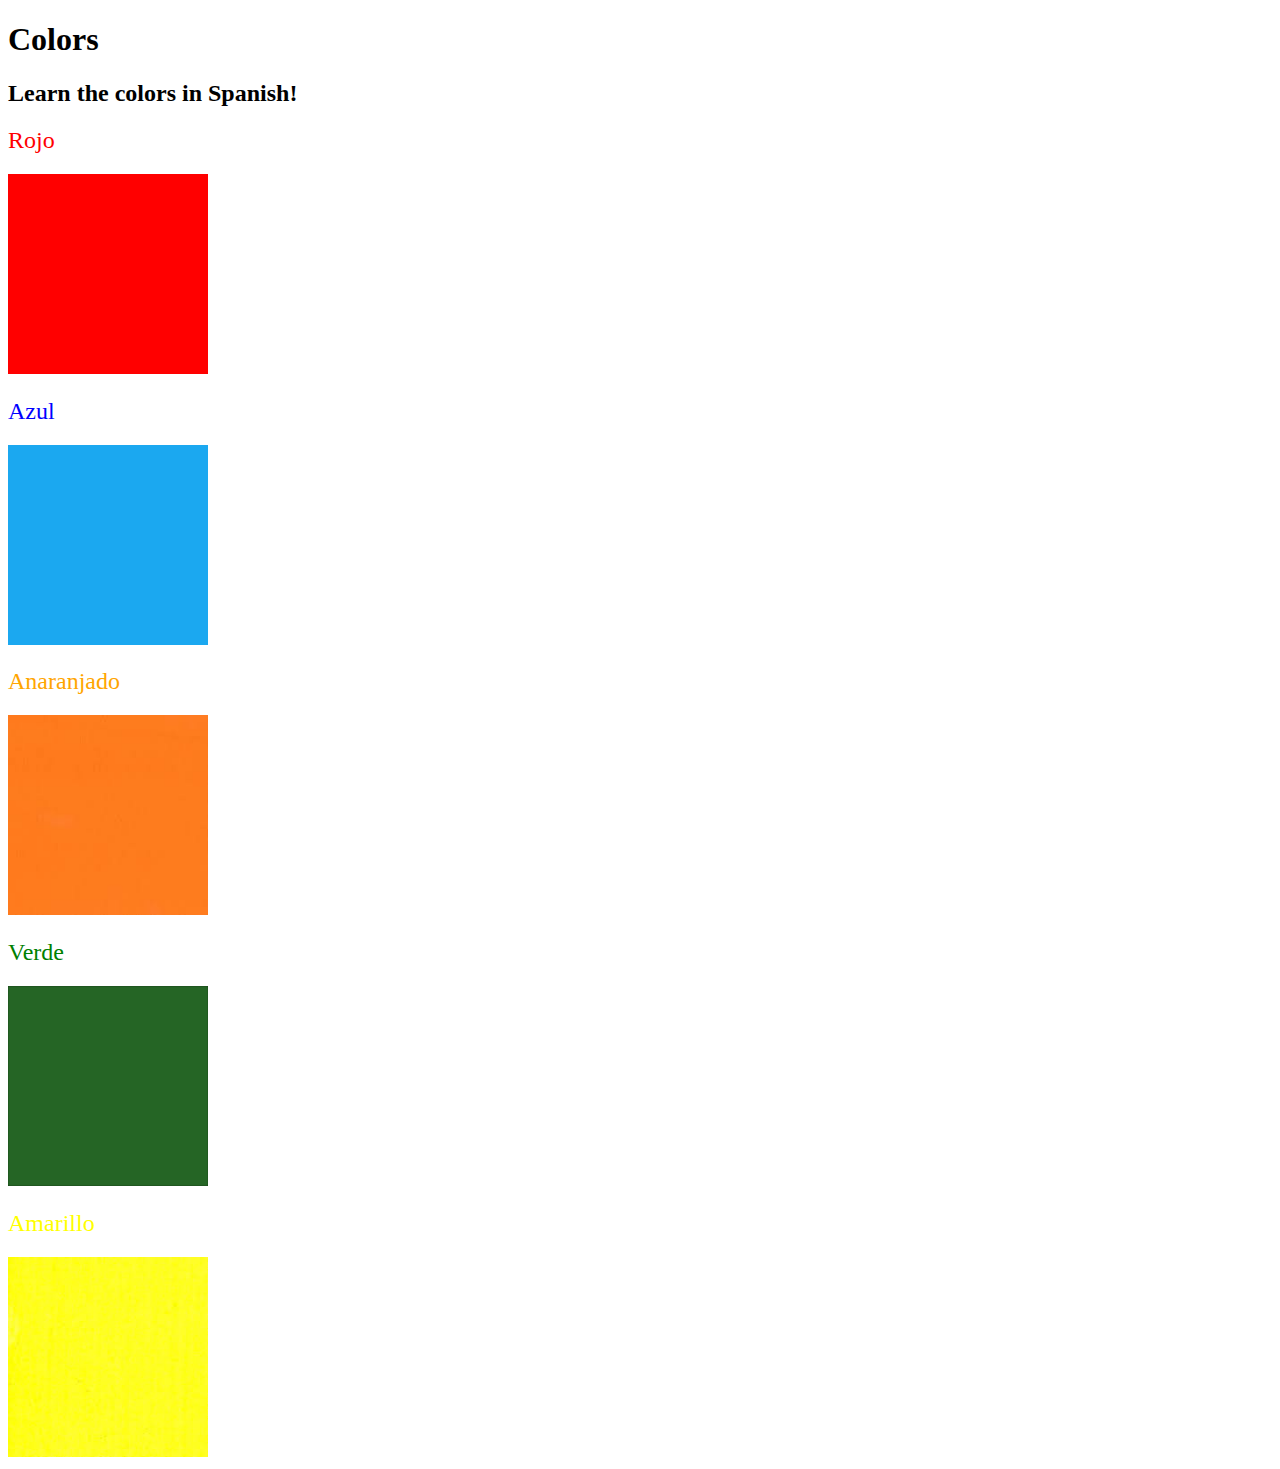
<file: 5.4+Color+Vocab+Project/index.html>
<!DOCTYPE html>
<html lang="en">
  <head>
    <meta charset="UTF-8" />
    <title>Spanish Vocabulary</title>
    <link rel="stylesheet" href="./style.css" />
  </head>

  <body>
    <h1>Colors</h1>
    <h2>Learn the colors in Spanish!</h2>
    <h2 class="color-title" id="red">Rojo</h2>
    <img src="./assets/images/red.png" alt="red" />

    <h2 class="color-title" id="blue">Azul</h2>
    <img src="./assets/images/blue.png" alt="blue" />

    <h2 class="color-title" id="orange">Anaranjado</h2>
    <img src="./assets/images/orange.png" alt="orange" />

    <h2 class="color-title" id="green">Verde</h2>
    <img src="./assets/images/green.png" alt="green" />

    <h2 class="color-title" id="yellow">Amarillo</h2>
    <img src="./assets/images/yellow.png" alt="yellow" />
  </body>
</html>

<!-- 
TODOs
IMPORTANT: You should not need to make ANY CHANGES to index.html
All code should be written in your CSS file.

1. Create a CSS file and incorporate it as an external stylesheet.
2. Use CSS to style each of the color titles to meaning. 
Hint: Use the id to help if you don't know the words in spanish.
3. Use CSS to change all the color titles to have "font-weight: normal;"
4. Use CSS (not HTML) to make all the images 200px heigh and 200px wide. 
Hint: 
https://developer.mozilla.org/en-US/docs/Web/CSS/height
https://developer.mozilla.org/en-US/docs/Web/CSS/width
-->
</file>
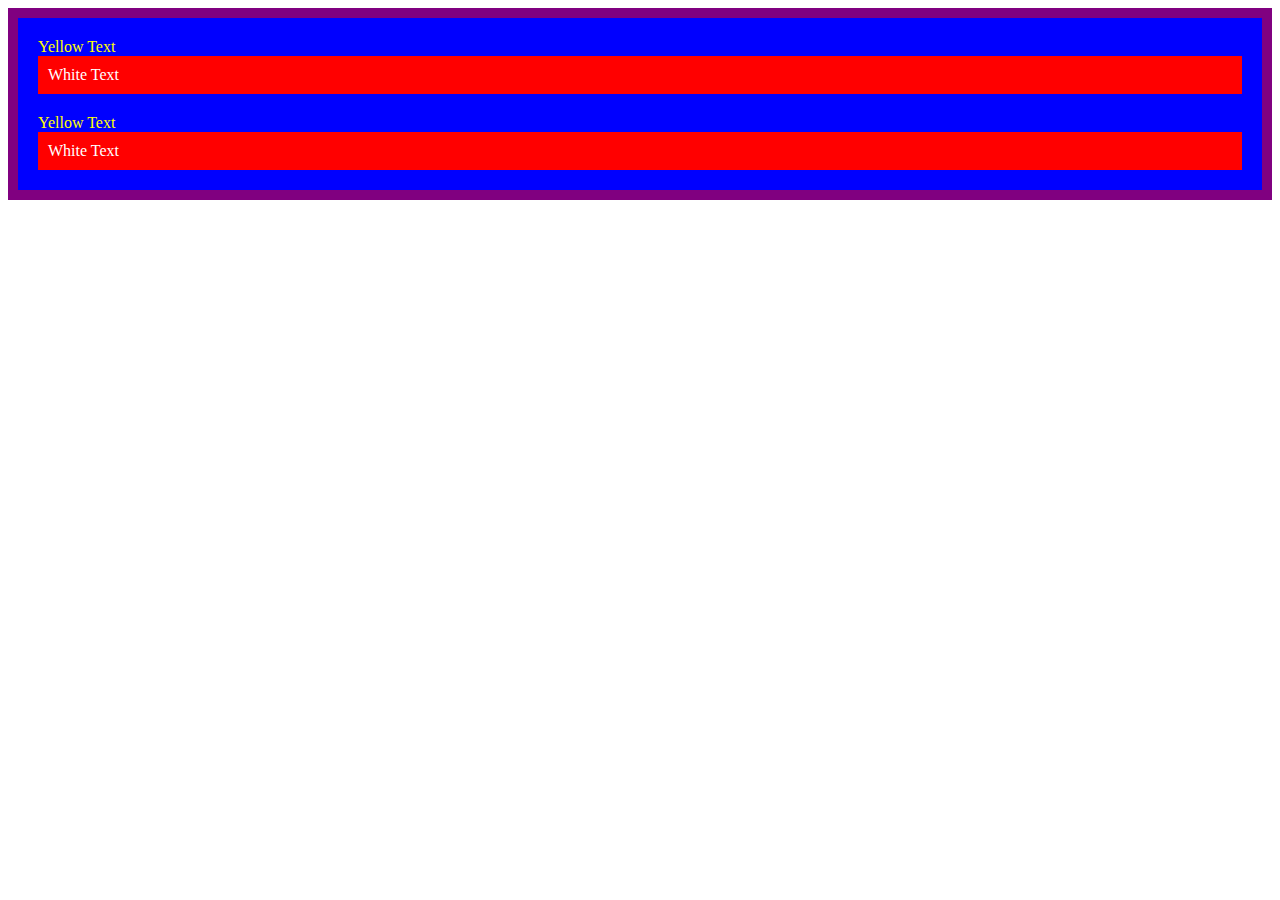
<file: 7.0+CSS+Cascade/index.html>
<!DOCTYPE html>
<html lang="en">

<head>
  <meta charset="UTF-8">
  <title>CSS Cascade</title>
  <link rel="stylesheet" href="./style.css">
</head>

<body>
  <div id="outer-box" class="box">
    <div class="box">
      <p>Yellow Text</p>
      <div class="box inner-box">
        <p class="white-text">White Text</p>
      </div>
    </div>
    <div class="box">
      <p>Yellow Text</p>
      <div class="box inner-box">
        <p class="white-text">White Text</p>
      </div>
    </div>
  </div>
</body>

</html>
</file>
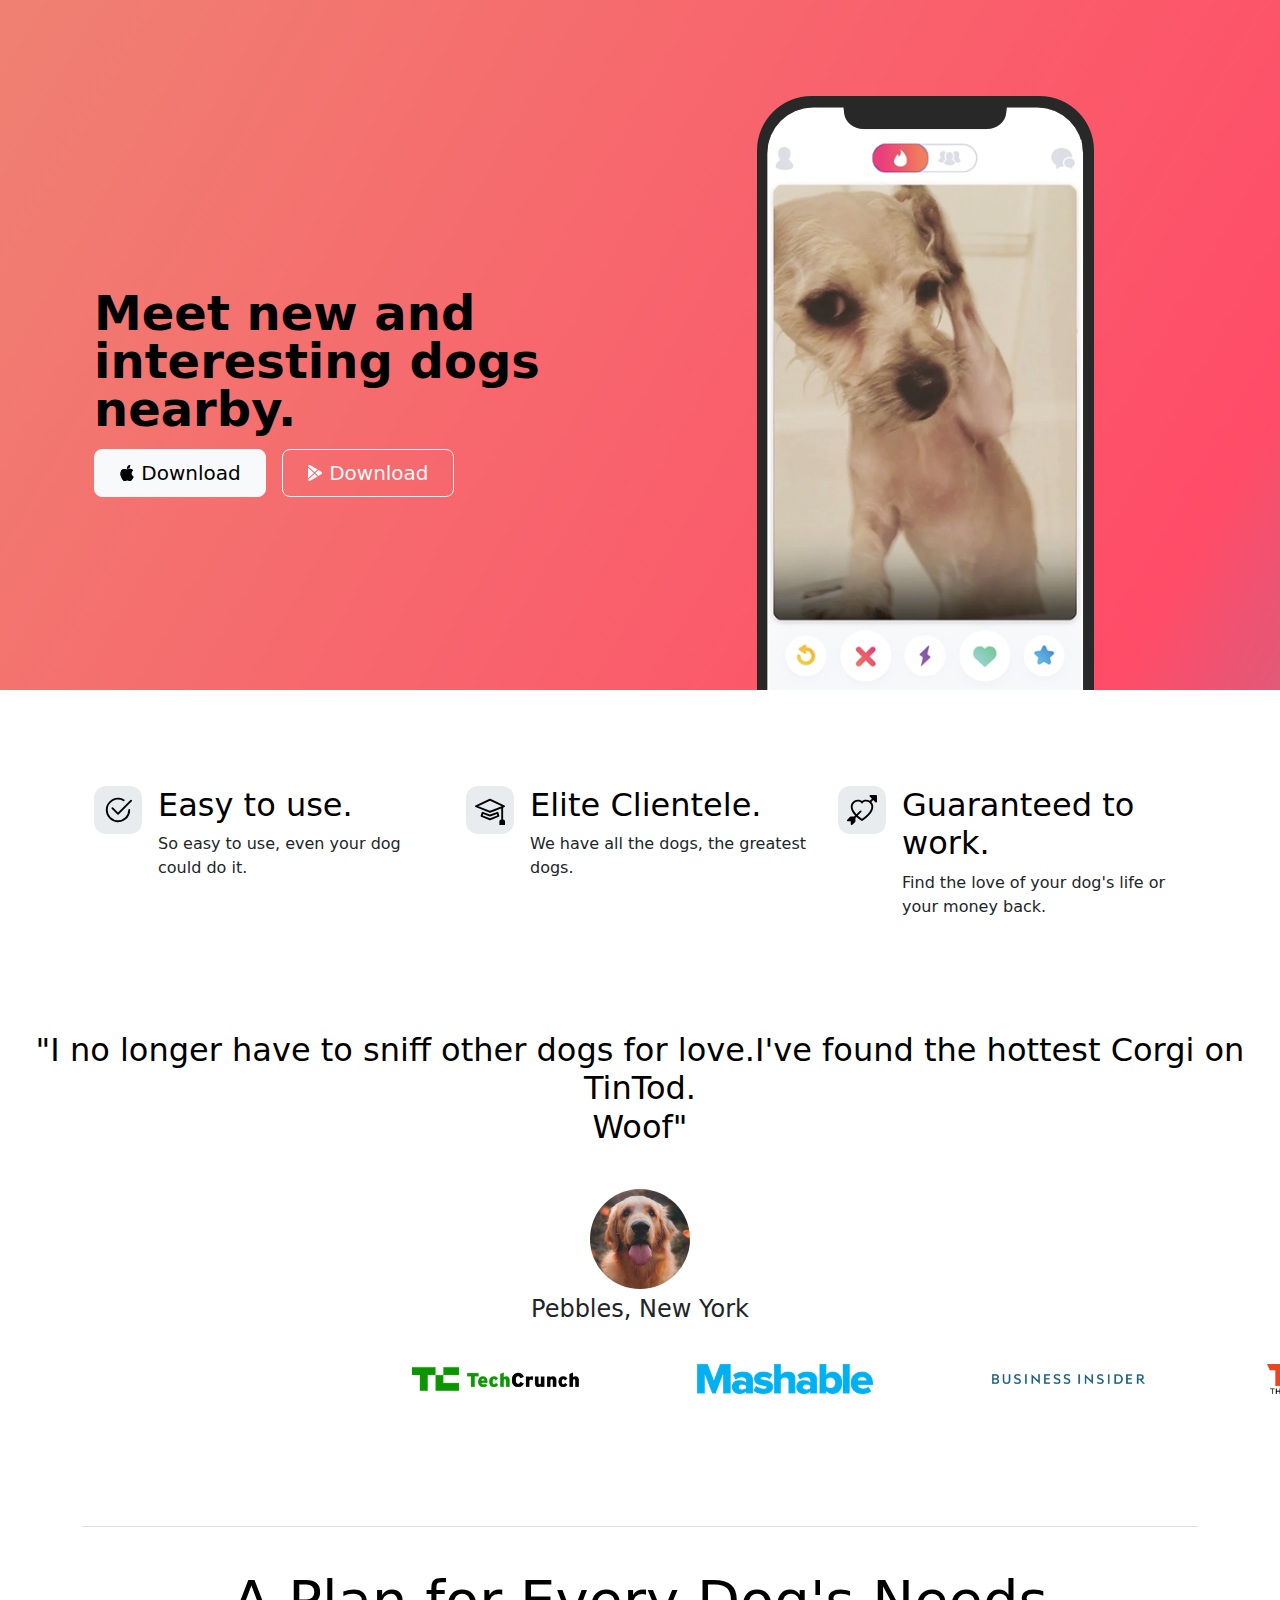
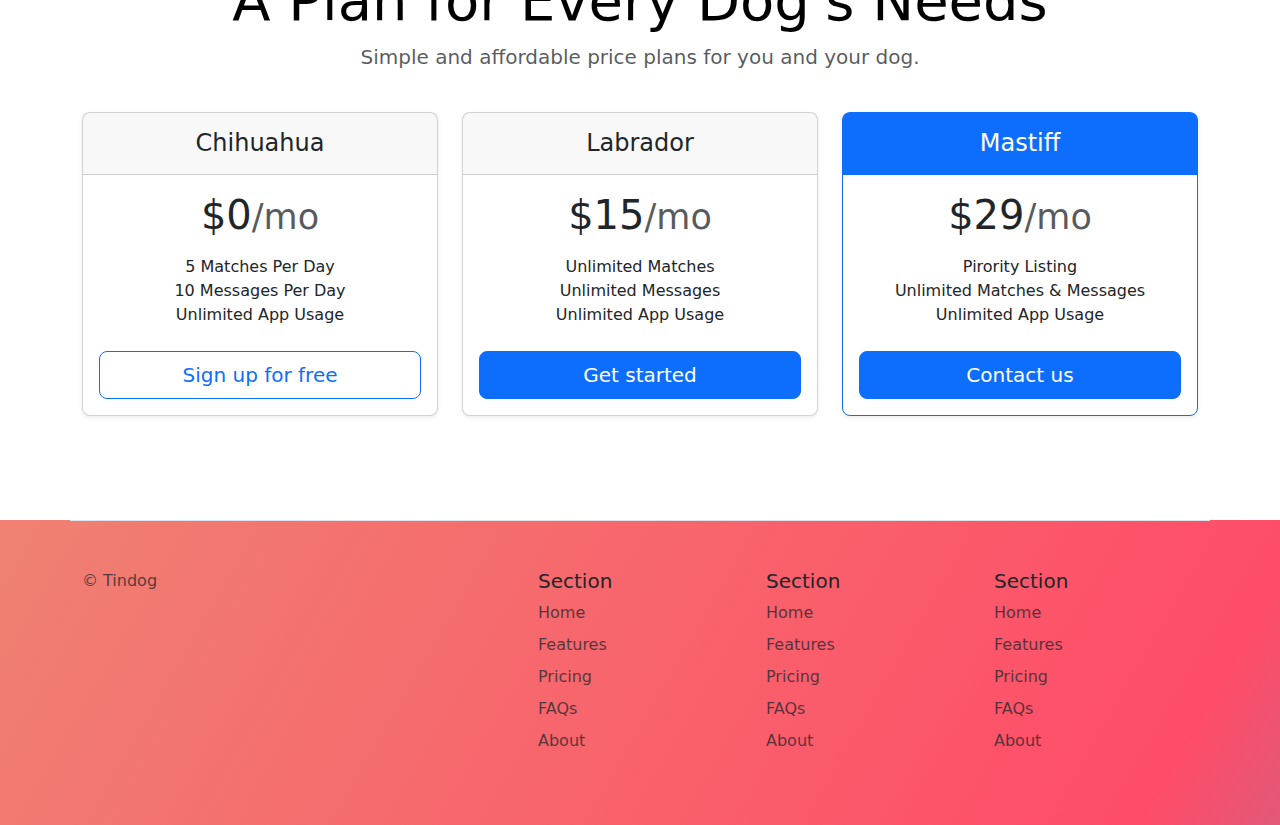
<file: 11.3+TinDog+Project/11.3 TinDog Project/index.html>
<!DOCTYPE html>
<html lang="en">
  <head>
    <meta charset="UTF-8" />
    <meta name="viewport" content="width=device-width, initial-scale=1.0" />
    <link
      href="https://cdn.jsdelivr.net/npm/bootstrap@5.3.3/dist/css/bootstrap.min.css"
      rel="stylesheet"
      integrity="sha384-QWTKZyjpPEjISv5WaRU9OFeRpok6YctnYmDr5pNlyT2bRjXh0JMhjY6hW+ALEwIH"
      crossorigin="anonymous"
    />
    <link rel="stylesheet" href="css/style.css" />
    <title>TinDog</title>
  </head>

  <body>
    <!-- Title -->
    <section id="title" class="gradient-background">
      <div class="container col-xxl-8 px-4 pt-5">
        <div class="row flex-lg-row-reverse align-items-center g-5 pt-5">
          <div class="col-10 col-sm-8 col-lg-6">
            <img
              src="./images/iphone.png"
              class="d-block mx-lg-auto img-fluid"
              alt="Bootstrap Themes"
              height="200"
              loading="lazy"
            />
          </div>
          <div class="col-lg-6">
            <h1 class="display-5 fw-bold text-body-emphasis lh-1 mb-3">
              Meet new and interesting dogs nearby.
            </h1>

            <div class="d-grid gap-2 d-md-flex justify-content-md-start">
              <button type="button" class="btn btn-light btn-lg px-4 me-md-2">
                <svg
                  xmlns="http://www.w3.org/2000/svg"
                  width="16"
                  height="16"
                  fill="currentColor"
                  class="bi bi-apple mb-1"
                  viewBox="0 0 16 16"
                >
                  <path
                    d="M11.182.008C11.148-.03 9.923.023 8.857 1.18c-1.066 1.156-.902 2.482-.878 2.516.024.034 1.52.087 2.475-1.258.955-1.345.762-2.391.728-2.43Zm3.314 11.733c-.048-.096-2.325-1.234-2.113-3.422.212-2.189 1.675-2.789 1.698-2.854.023-.065-.597-.79-1.254-1.157a3.692 3.692 0 0 0-1.563-.434c-.108-.003-.483-.095-1.254.116-.508.139-1.653.589-1.968.607-.316.018-1.256-.522-2.267-.665-.647-.125-1.333.131-1.824.328-.49.196-1.422.754-2.074 2.237-.652 1.482-.311 3.83-.067 4.56.244.729.625 1.924 1.273 2.796.576.984 1.34 1.667 1.659 1.899.319.232 1.219.386 1.843.067.502-.308 1.408-.485 1.766-.472.357.013 1.061.154 1.782.539.571.197 1.111.115 1.652-.105.541-.221 1.324-1.059 2.238-2.758.347-.79.505-1.217.473-1.282Z"
                  />
                  <path
                    d="M11.182.008C11.148-.03 9.923.023 8.857 1.18c-1.066 1.156-.902 2.482-.878 2.516.024.034 1.52.087 2.475-1.258.955-1.345.762-2.391.728-2.43Zm3.314 11.733c-.048-.096-2.325-1.234-2.113-3.422.212-2.189 1.675-2.789 1.698-2.854.023-.065-.597-.79-1.254-1.157a3.692 3.692 0 0 0-1.563-.434c-.108-.003-.483-.095-1.254.116-.508.139-1.653.589-1.968.607-.316.018-1.256-.522-2.267-.665-.647-.125-1.333.131-1.824.328-.49.196-1.422.754-2.074 2.237-.652 1.482-.311 3.83-.067 4.56.244.729.625 1.924 1.273 2.796.576.984 1.34 1.667 1.659 1.899.319.232 1.219.386 1.843.067.502-.308 1.408-.485 1.766-.472.357.013 1.061.154 1.782.539.571.197 1.111.115 1.652-.105.541-.221 1.324-1.059 2.238-2.758.347-.79.505-1.217.473-1.282Z"
                  />
                </svg>
                Download
              </button>
              <button type="button" class="btn btn-outline-light btn-lg px-4">
                <svg
                  xmlns="http://www.w3.org/2000/svg"
                  width="16"
                  height="16"
                  fill="currentColor"
                  class="bi bi-google-play mb-1"
                  viewBox="0 0 16 16"
                >
                  <path
                    d="M14.222 9.374c1.037-.61 1.037-2.137 0-2.748L11.528 5.04 8.32 8l3.207 2.96 2.694-1.586Zm-3.595 2.116L7.583 8.68 1.03 14.73c.201 1.029 1.36 1.61 2.303 1.055l7.294-4.295ZM1 13.396V2.603L6.846 8 1 13.396ZM1.03 1.27l6.553 6.05 3.044-2.81L3.333.215C2.39-.341 1.231.24 1.03 1.27Z"
                  />
                </svg>
                Download
              </button>
            </div>
          </div>
        </div>
      </div>
    </section>
    <!-- Features -->
    <section id="features">
      <div class="container px-4 py-5" id="hanging-icons">
        <div class="row g-4 py-5 row-cols-1 row-cols-lg-3">
          <div class="col d-flex align-items-start">
            <div
              class="icon-square text-body-emphasis bg-body-secondary d-inline-flex align-items-center justify-content-center fs-4 flex-shrink-0 me-3"
            >
              <svg
                xmlns="http://www.w3.org/2000/svg"
                height="30"
                fill="currentColor"
                class="bi bi-check2-circle"
                viewBox="0 0 16 16"
              >
                <path
                  d="M2.5 8a5.5 5.5 0 0 1 8.25-4.764.5.5 0 0 0 .5-.866A6.5 6.5 0 1 0 14.5 8a.5.5 0 0 0-1 0 5.5 5.5 0 1 1-11 0z"
                />
                <path
                  d="M15.354 3.354a.5.5 0 0 0-.708-.708L8 9.293 5.354 6.646a.5.5 0 1 0-.708.708l3 3a.5.5 0 0 0 .708 0l7-7z"
                />
              </svg>
            </div>
            <div>
              <h3 class="fs-2 text-body-emphasis">Easy to use.</h3>
              <p>So easy to use, even your dog could do it.</p>
            </div>
          </div>
          <div class="col d-flex align-items-start">
            <div
              class="icon-square text-body-emphasis bg-body-secondary d-inline-flex align-items-center justify-content-center fs-4 flex-shrink-0 me-3"
            >
              <svg
                xmlns="http://www.w3.org/2000/svg"
                height="30"
                fill="currentColor"
                class="bi bi-mortarboard"
                viewBox="0 0 16 16"
              >
                <path
                  d="M8.211 2.047a.5.5 0 0 0-.422 0l-7.5 3.5a.5.5 0 0 0 .025.917l7.5 3a.5.5 0 0 0 .372 0L14 7.14V13a1 1 0 0 0-1 1v2h3v-2a1 1 0 0 0-1-1V6.739l.686-.275a.5.5 0 0 0 .025-.917l-7.5-3.5ZM8 8.46 1.758 5.965 8 3.052l6.242 2.913L8 8.46Z"
                />
                <path
                  d="M4.176 9.032a.5.5 0 0 0-.656.327l-.5 1.7a.5.5 0 0 0 .294.605l4.5 1.8a.5.5 0 0 0 .372 0l4.5-1.8a.5.5 0 0 0 .294-.605l-.5-1.7a.5.5 0 0 0-.656-.327L8 10.466 4.176 9.032Zm-.068 1.873.22-.748 3.496 1.311a.5.5 0 0 0 .352 0l3.496-1.311.22.748L8 12.46l-3.892-1.556Z"
                />
              </svg>
            </div>
            <div>
              <h3 class="fs-2 text-body-emphasis">Elite Clientele.</h3>
              <p>We have all the dogs, the greatest dogs.</p>
            </div>
          </div>
          <div class="col d-flex align-items-start">
            <div
              class="icon-square text-body-emphasis bg-body-secondary d-inline-flex align-items-center justify-content-center fs-4 flex-shrink-0 me-3"
            >
              <svg
                xmlns="http://www.w3.org/2000/svg"
                height="30"
                fill="currentColor"
                class="bi bi-arrow-through-heart"
                viewBox="0 0 16 16"
              >
                <path
                  fill-rule="evenodd"
                  d="M2.854 15.854A.5.5 0 0 1 2 15.5V14H.5a.5.5 0 0 1-.354-.854l1.5-1.5A.5.5 0 0 1 2 11.5h1.793l.53-.53c-.771-.802-1.328-1.58-1.704-2.32-.798-1.575-.775-2.996-.213-4.092C3.426 2.565 6.18 1.809 8 3.233c1.25-.98 2.944-.928 4.212-.152L13.292 2 12.147.854A.5.5 0 0 1 12.5 0h3a.5.5 0 0 1 .5.5v3a.5.5 0 0 1-.854.354L14 2.707l-1.006 1.006c.236.248.44.531.6.845.562 1.096.585 2.517-.213 4.092-.793 1.563-2.395 3.288-5.105 5.08L8 13.912l-.276-.182a21.86 21.86 0 0 1-2.685-2.062l-.539.54V14a.5.5 0 0 1-.146.354l-1.5 1.5Zm2.893-4.894A20.419 20.419 0 0 0 8 12.71c2.456-1.666 3.827-3.207 4.489-4.512.679-1.34.607-2.42.215-3.185-.817-1.595-3.087-2.054-4.346-.761L8 4.62l-.358-.368c-1.259-1.293-3.53-.834-4.346.761-.392.766-.464 1.845.215 3.185.323.636.815 1.33 1.519 2.065l1.866-1.867a.5.5 0 1 1 .708.708L5.747 10.96Z"
                />
              </svg>
            </div>
            <div>
              <h3 class="fs-2 text-body-emphasis">Guaranteed to work.</h3>
              <p>Find the love of your dog's life or your money back.</p>
            </div>
          </div>
        </div>
      </div>
    </section>
    <!-- Testimonial -->
    <section id="testimonial">
      <h2>
        "I no longer have to sniff other dogs for love.I've found the hottest
        Corgi on TinTod. <br />
        Woof"
      </h2>
      <div class="dog-container">
        <img src="images/dog-img.jpg" height="100px" alt="dog" />
        <p>Pebbles, New York</p>
      </div>
      <div class="container">
        <div class="row">
          <div class="col-lg-3 col-sm-12">
            <img src="./images/techcrunch.png" alt="techcrunch" height="30" />
          </div>
          <div class="col-lg-3 col-sm-12">
            <img src="./images/mashable.png" alt="mashable" height="30" />
          </div>
          <div class="col-lg-3 col-sm-12">
            <img src="./images/bizinsider.png" alt="bizinsider" height="30" />
          </div>
          <div class="col-lg-3 col-sm-12">
            <img src="./images/tnw.png" alt="tnw" height="30" />
          </div>
        </div>
      </div>
    </section>
    <!-- Pricing -->
    <section id="pricing">
      <div class="container py-3">
        <header>
          <div
            class="d-flex flex-column flex-md-row align-items-center pb-3 mb-4 border-bottom"
          >
       
              
                <path
                  fill-rule="evenodd"
                  clip-rule="evenodd"
                  d="M24.509 0c-6.733 0-11.715 5.893-11.492 12.284.214 6.14-.064 14.092-2.066 20.577C8.943 39.365 5.547 43.485 0 44.014v5.972c5.547.529 8.943 4.649 10.951 11.153 2.002 6.485 2.28 14.437 2.066 20.577C12.794 88.106 17.776 94 24.51 94H93.5c6.733 0 11.714-5.893 11.491-12.284-.214-6.14.064-14.092 2.066-20.577 2.009-6.504 5.396-10.624 10.943-11.153v-5.972c-5.547-.529-8.934-4.649-10.943-11.153-2.002-6.484-2.28-14.437-2.066-20.577C105.214 5.894 100.233 0 93.5 0H24.508zM80 57.863C80 66.663 73.436 72 62.543 72H44a2 2 0 01-2-2V24a2 2 0 012-2h18.437c9.083 0 15.044 4.92 15.044 12.474 0 5.302-4.01 10.049-9.119 10.88v.277C75.317 46.394 80 51.21 80 57.863zM60.521 28.34H49.948v14.934h8.905c6.884 0 10.68-2.772 10.68-7.727 0-4.643-3.264-7.207-9.012-7.207zM49.948 49.2v16.458H60.91c7.167 0 10.964-2.876 10.964-8.281 0-5.406-3.903-8.178-11.425-8.178H49.948z"
                  fill="currentColor"
                ></path>
              </svg>
            </a>

    
          </div>

          <div class="pricing-header p-3 pb-md-4 mx-auto text-center">
            <h1 class="display-4 fw-normal text-body-emphasis">A Plan for Every Dog's Needs</h1>
            <p class="fs-5 text-body-secondary">
              Simple and affordable price plans for you and your dog.
            </p>
          </div>
        </header>

        <main>
          <div class="row row-cols-1 row-cols-md-3 mb-3 text-center">
            <div class="col">
              <div class="card mb-4 rounded-3 shadow-sm">
                <div class="card-header py-3">
                  <h4 class="my-0 fw-normal">Chihuahua</h4>
                </div>
                <div class="card-body">
                  <h1 class="card-title pricing-card-title">
                    $0<small class="text-body-secondary fw-light">/mo</small>
                  </h1>
                  <ul class="list-unstyled mt-3 mb-4">
                    <li>5 Matches Per Day
                    </li>
                    <li>10 Messages Per Day</li>
                    <li>Unlimited App Usage</li>
                  </ul>
                  <button
                    type="button"
                    class="w-100 btn btn-lg btn-outline-primary"
                  >
                    Sign up for free
                  </button>
                </div>
              </div>
            </div>
            <div class="col">
              <div class="card mb-4 rounded-3 shadow-sm">
                <div class="card-header py-3">
                  <h4 class="my-0 fw-normal">Labrador</h4>
                </div>
                <div class="card-body">
                  <h1 class="card-title pricing-card-title">
                    $15<small class="text-body-secondary fw-light">/mo</small>
                  </h1>
                  <ul class="list-unstyled mt-3 mb-4">
                    <li>Unlimited Matches
                    </li>
                    <li>Unlimited Messages
                    </li>
                    <li>Unlimited App Usage
                    </li>
                  </ul>
                  <button type="button" class="w-100 btn btn-lg btn-primary">
                    Get started
                  </button>
                </div>
              </div>
            </div>
            <div class="col">
              <div class="card mb-4 rounded-3 shadow-sm border-primary">
                <div class="card-header py-3 text-bg-primary border-primary">
                  <h4 class="my-0 fw-normal">Mastiff</h4>
                </div>
                <div class="card-body">
                  <h1 class="card-title pricing-card-title">
                    $29<small class="text-body-secondary fw-light">/mo</small>
                  </h1>
                  <ul class="list-unstyled mt-3 mb-4">
                    <li>Pirority Listing
                    </li>
                    <li>Unlimited Matches & Messages
                    </li>
                    <li>Unlimited App Usage
                    </li>
                  </ul>
                  <button type="button" class="w-100 btn btn-lg btn-primary">
                    Contact us
                  </button>
                </div>
              </div>
            </div>
          </div>

        
        </main>
        
        
      </div>
    </section>
    <!-- Footer -->
     <!-- Footer -->
  <section id="contact" class="gradient-background">
    <div class="container ">
      <footer class="row row-cols-1 row-cols-sm-2 row-cols-md-5 py-5 mt-5 border-top">
        <div class="col mb-3">

          <p class="text-body-secondary">© Tindog</p>
        </div>

        <div class="col mb-3">

        </div>

        <div class="col mb-3">
          <h5>Section</h5>
          <ul class="nav flex-column">
            <li class="nav-item mb-2"><a href="#" class="nav-link p-0 text-body-secondary">Home</a></li>
            <li class="nav-item mb-2"><a href="#" class="nav-link p-0 text-body-secondary">Features</a></li>
            <li class="nav-item mb-2"><a href="#" class="nav-link p-0 text-body-secondary">Pricing</a></li>
            <li class="nav-item mb-2"><a href="#" class="nav-link p-0 text-body-secondary">FAQs</a></li>
            <li class="nav-item mb-2"><a href="#" class="nav-link p-0 text-body-secondary">About</a></li>
          </ul>
        </div>

        <div class="col mb-3">
          <h5>Section</h5>
          <ul class="nav flex-column">
            <li class="nav-item mb-2"><a href="#" class="nav-link p-0 text-body-secondary">Home</a></li>
            <li class="nav-item mb-2"><a href="#" class="nav-link p-0 text-body-secondary">Features</a></li>
            <li class="nav-item mb-2"><a href="#" class="nav-link p-0 text-body-secondary">Pricing</a></li>
            <li class="nav-item mb-2"><a href="#" class="nav-link p-0 text-body-secondary">FAQs</a></li>
            <li class="nav-item mb-2"><a href="#" class="nav-link p-0 text-body-secondary">About</a></li>
          </ul>
        </div>

        <div class="col mb-3">
          <h5>Section</h5>
          <ul class="nav flex-column">
            <li class="nav-item mb-2"><a href="#" class="nav-link p-0 text-body-secondary">Home</a></li>
            <li class="nav-item mb-2"><a href="#" class="nav-link p-0 text-body-secondary">Features</a></li>
            <li class="nav-item mb-2"><a href="#" class="nav-link p-0 text-body-secondary">Pricing</a></li>
            <li class="nav-item mb-2"><a href="#" class="nav-link p-0 text-body-secondary">FAQs</a></li>
            <li class="nav-item mb-2"><a href="#" class="nav-link p-0 text-body-secondary">About</a></li>
          </ul>
        </div>
      </footer>
    </div>
  </section>
  </body>
</html>
</file>
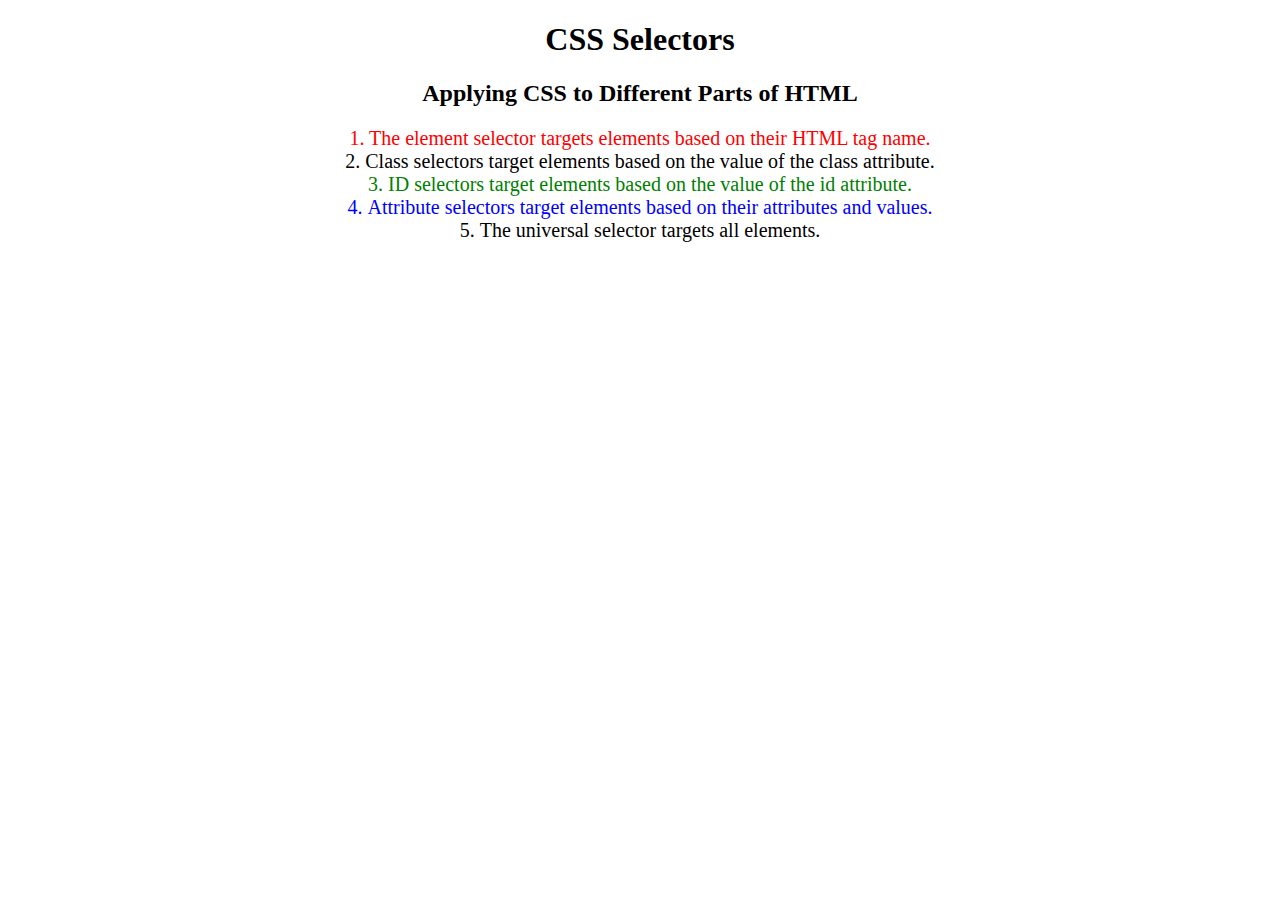
<file: 5.3+CSS+Selectors/5.3 CSS Selectors/index.html>
<!DOCTYPE html>
<html lang="en">

<head>
  <meta charset="UTF-8">
  <title>CSS Selectors</title>
  <link rel="stylesheet" href="./style.css" />
</head>

<body>
  <h1>CSS Selectors</h1>
  <h2>Applying CSS to Different Parts of HTML</h2>
  <!-- TODO 1: Set the CSS for all paragraph tags to "color: red" -->
  <p class="note">1. The element selector targets elements based on their HTML tag name.</p>

  <ol>
    <!-- TODO 2: Set the CSS for all elements with a class of "note" to "font-size: 20px" -->
    <li class="note" value="2">Class selectors target elements based on the value of the class attribute.</li>

    <!-- TODO 3: Set the CSS for the element with an id of "id-selector-demo" to "color: green" -->
    <li class="note" id="id-selector-demo" value="3">ID selectors target elements based on the value of the id
      attribute.</li>

    <!-- TODO 4: Set the CSS for the li elements that have the "value" attribute set to "4" to have "color: blue" -->
    <li class="note" value="4">Attribute selectors target elements based on their attributes and values.</li>

    <!-- TODO 5: Set all elements to have "text-align: center" -->
    <li class="note" value="5">The universal selector targets all elements.</li>
  </ol>
</body>

</html>
</file>
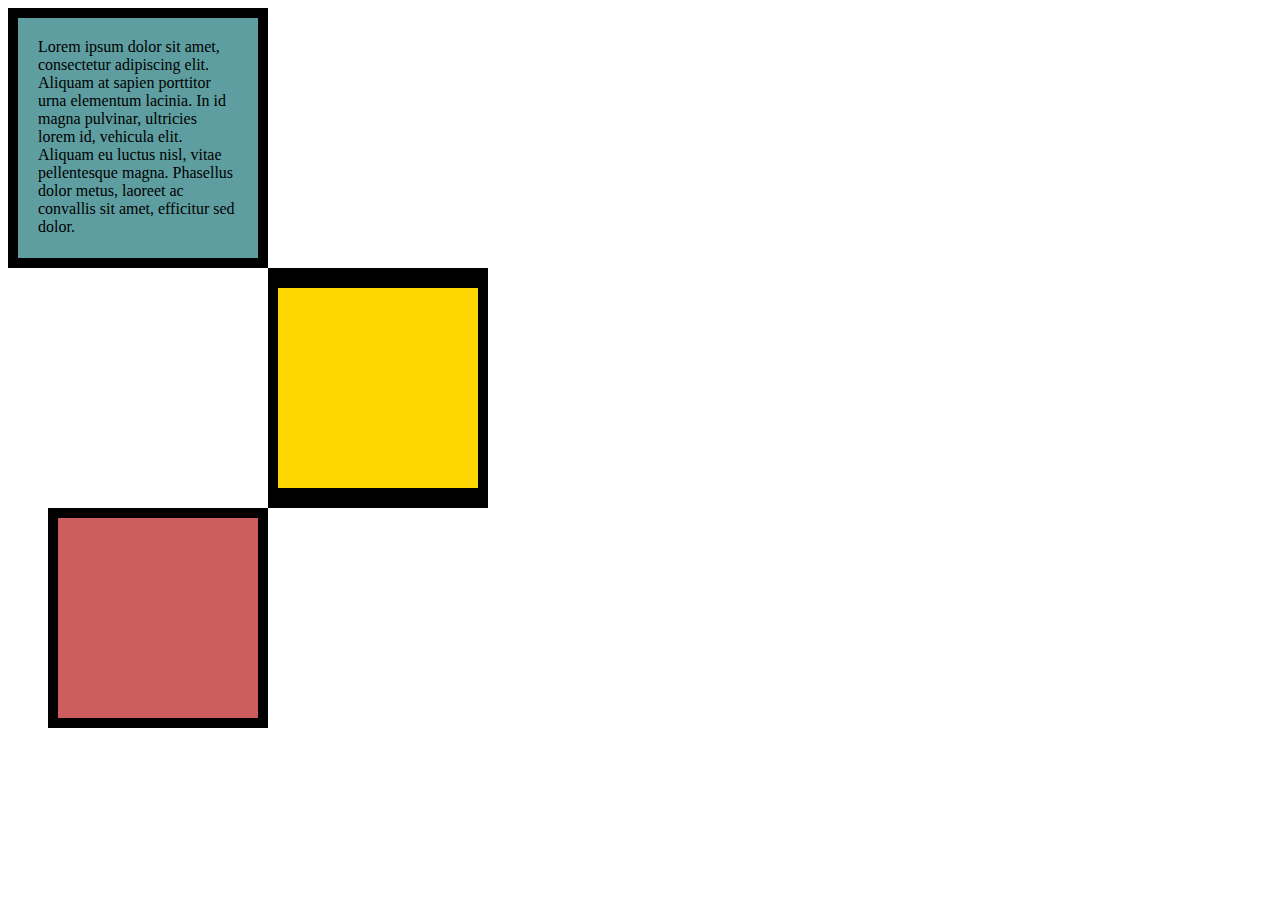
<file: 6.3+CSS+Box+Model/6.3 CSS Box Model/index.html>
<!DOCTYPE html>
<html lang="en">
  <head>
    <meta charset="UTF-8" />
    <title>CSS Box Model</title>
    <style>
      /* Write your CSS code here */
      div {
        width: 200px;
        height: 200px;
      }
      #first {
        background-color: cadetblue;
        padding: 20px;
        border: 10px solid black;
      }
      #first p {
        margin: 0px;
      }
      #second {
        background-color: gold;
        border: solid black;
        border-width: 20px 10px;
        margin-left: 260px;
      }
      #third {
        background-color: indianred;
        border: 10px solid black;
        margin-left: 40px;
      }
    </style>
  </head>

  <body>
    <div id="first">
      <p>
        Lorem ipsum dolor sit amet, consectetur adipiscing elit. Aliquam at
        sapien porttitor urna elementum lacinia. In id magna pulvinar, ultricies
        lorem id, vehicula elit. Aliquam eu luctus nisl, vitae pellentesque
        magna. Phasellus dolor metus, laoreet ac convallis sit amet, efficitur
        sed dolor.
      </p>
    </div>
    <div id="second"></div>
    <div id="third"></div>

    <!-- TODOs:
1. Create 3 Boxes using the div element.
2. Set their sizes to 200px heigh by 200px wide.
3. Set different background colors for each of the boxes (I used cadetblue, gold and indianred).
4. Add a paragraph <p> element into the first div and add the following words:
    Lorem ipsum dolor sit amet, consectetur adipiscing elit. Aliquam at sapien porttitor urna elementum lacinia. In
    id magna pulvinar, ultricies lorem id, vehicula elit. Aliquam eu luctus nisl, vitae pellentesque magna. Phasellus
    dolor metus, laoreet ac convallis sit amet, efficitur sed dolor.
5. Set the 1st div to have 20px padding all around with a black 10px border.
6. Fix the style of the <p> element to remove all margins.
Hint: Use the CSS inspector in Chrome.
7. Set the 2nd div to have a 20px border on top and bottom and 10px border left and right. (See goal image)
8. Set the 3rd div to have a 10px border 
9. Set the margins for the divs so that each box corner touches the other. (See the goal image)
-->
  </body>
</html>
</file>
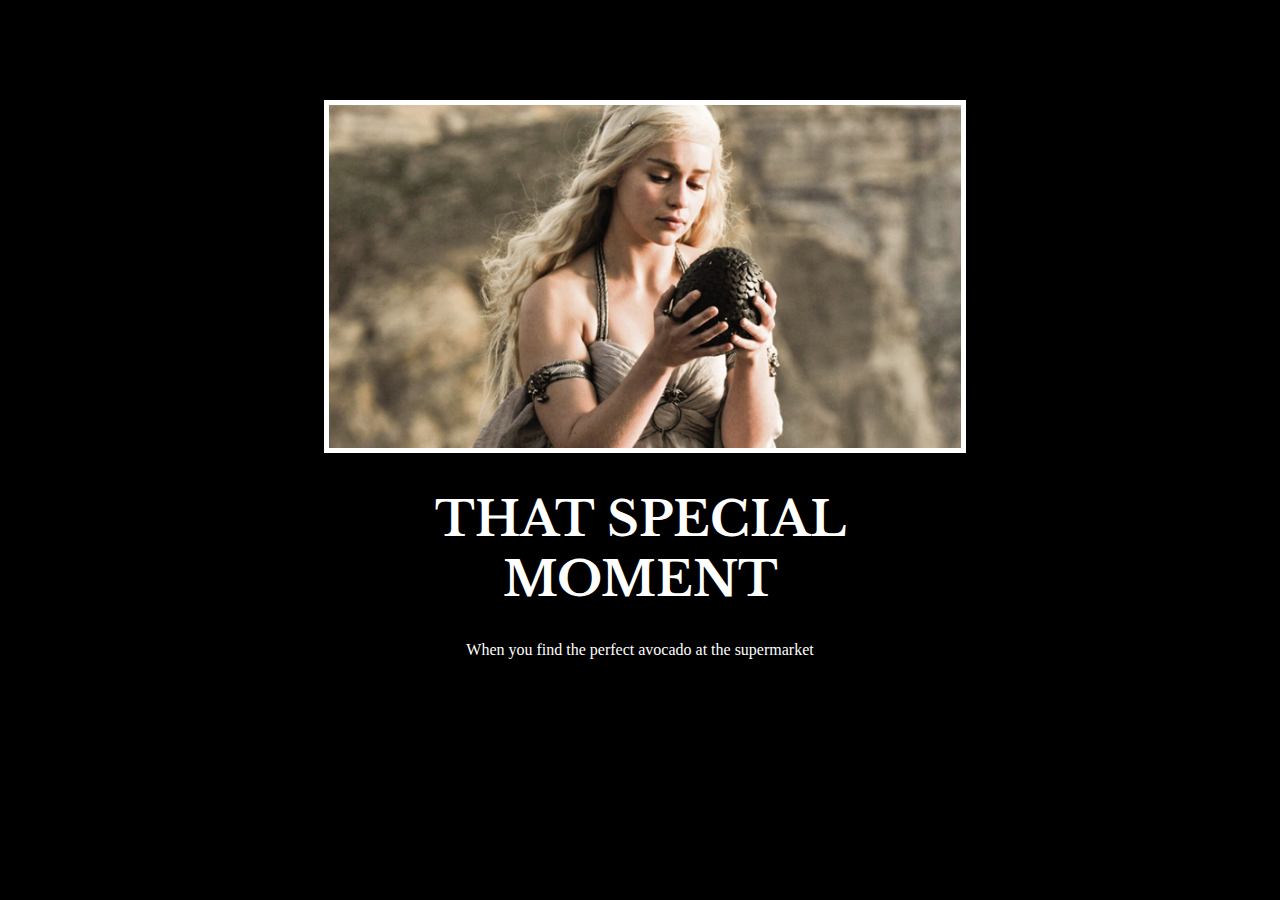
<file: 6.4+Motivation+Meme+Project/6.4 Motivation Meme Project/index.html>
<!-- 
  TODO: Create a motivational post website.
Style it how ever you like. 
Look at the goal image for inspiration.
But it must have the following features:
1. The main h1 text should be using the Regular Libre Baskerville Font from Google Fonts:
  https://fonts.google.com/specimen/Libre+Baskerville
2. The text should be white and background black.
3. Add your own image into the images folder inside assets. It should have a 5px white border.
4. The text should be center aligned.
5. Create a div to contain the h1, p and img elements. Adjust the margins so that the image and text are centered on the page. 
  Hint: You horizontally center a div by giving it a width of 50% and a margin-left of 25%.
  Hint: Set the image to have a width of 100% so it fills the div. 
6. Read about the text-transform property on MDN docs to make the h1 uppercase with CSS.
  https://developer.mozilla.org/en-US/docs/Web/CSS/text-transform 
-->

<!DOCTYPE html>
<html lang="en">
  <head>
    <meta charset="UTF-8" />
    <meta name="viewport" content="width=device-width, initial-scale=1.0" />
    <link rel="stylesheet" href="style.css" />
    <link rel="preconnect" href="https://fonts.googleapis.com" />
    <link rel="preconnect" href="https://fonts.gstatic.com" crossorigin />
    <link
      href="https://fonts.googleapis.com/css2?family=Libre+Baskerville:ital,wght@0,400;0,700;1,400&display=swap"
      rel="stylesheet"
    />
    <title>Motivation Meme</title>
  </head>
  <body>
    <div>
      <img src="assets/images/daenerys.jpeg" alt="daenerys" />
      <h1>THAT SPECIAL MOMENT</h1>
      <p>When you find the perfect avocado at the supermarket</p>
    </div>
  </body>
</html>
</file>
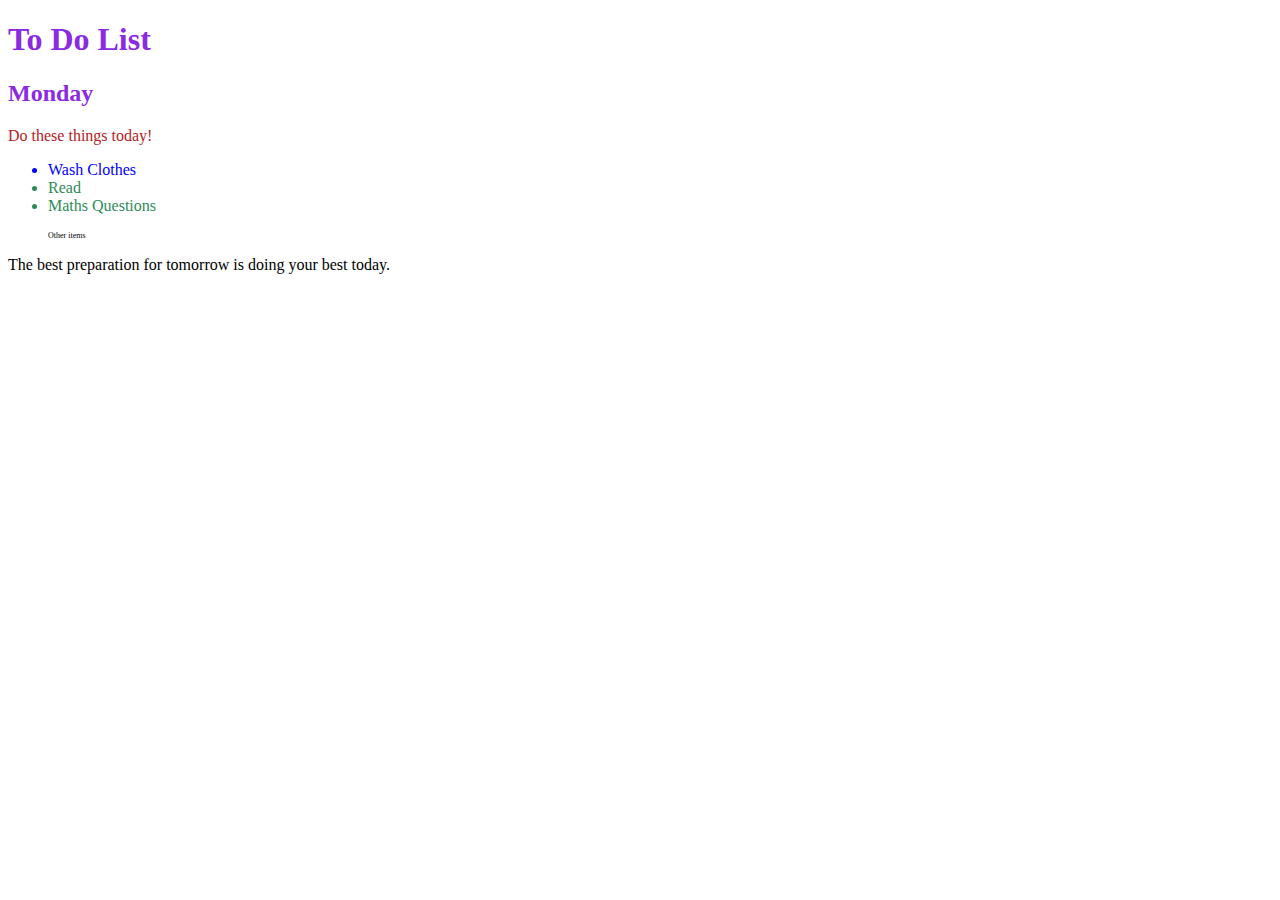
<file: 7.1+Combining+Selectors/7.1 Combining Selectors/index.html>
<!DOCTYPE html>
<html lang="en">

<head>
  <meta charset="UTF-8">
  <title>Combining CSS Selectors</title>
  <link rel="stylesheet" href="./style.css">
</head>

<!-- Don't change any of the HTML code! -->

<body>
  <h1>To Do List</h1>
  <h2>Monday</h2>
  <div class="box">
    <p class="done">Do these things today!</p>
    <ul class="list">
      <li>Wash Clothes</li>
      <li class="done">Read</li>
      <li class="done">Maths Questions</li>
    </ul>
  </div>

  <ul>
    <p class="done">Other items</p>
  </ul>
  <p>The best preparation for tomorrow is doing your best today.</p>

</body>

</html>
</file>
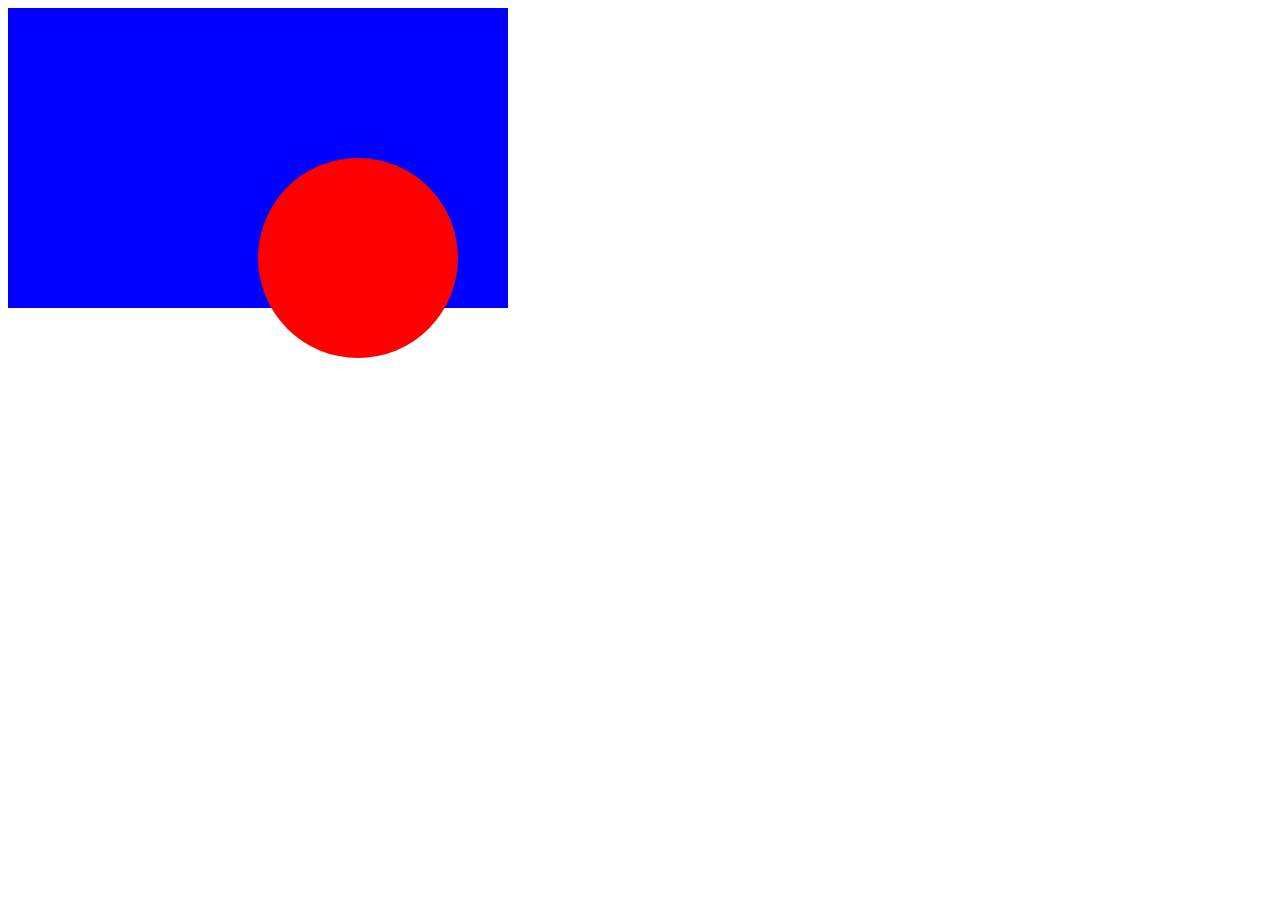
<file: 7.2+CSS+Positioning/7.2 CSS Positioning/index.html>
<!DOCTYPE html>
<html>
  <head>
    <title>CSS Positioning Exercise</title>
    <style>
      .red-circle {
        border-radius: 50%;
        background-color: red;
        width: 200px;
        height: 200px;
        position: relative;
        top: 150px;
        left: 250px;
      }
      .blue-box {
        width: 500px;
        height: 300px;
        background-color: blue;
        position: abso lute;
        left: 200px;
        top: 200px;
      }
    </style>
  </head>

  <body>
    <div class="blue-box">
      <div class="red-circle"></div>
    </div>
  </body>
</html>
</file>
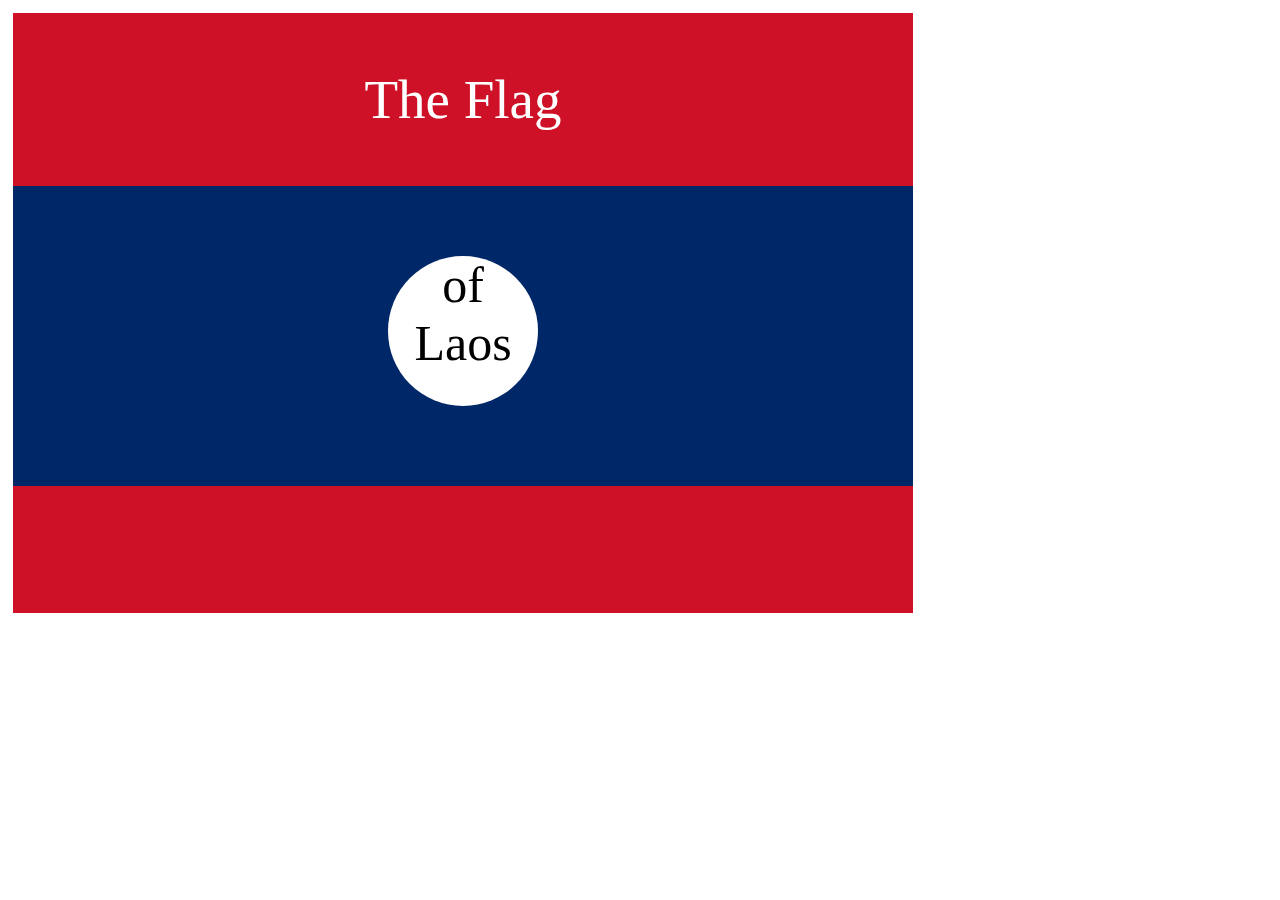
<file: 7.3+Flag+Project/7.3 CSS Flag Project/index.html>
<!DOCTYPE html>
<html lang="en">
  <head>
    <meta charset="UTF-8" />
    <title>CSS Flag Project</title>
    <style>
      /* Write your CSS Code here */
      .flag {
        width: 900px;
        height: 600px;
        background-color: #ce1126;
        border: 5px solid white;
        position: relative;
      }

      .flag > p {
        color: white;
        text-align: center;
        font-size: 55px;
      }
      div div {
        background-color: #002868;
        position: absolute;
        width: 900px;
        height: 300px;
      }
      div div p {
        margin: 0;
        border-radius: 50%;
        background-color: white;
        width: 150px;
        height: 150px;
        position: absolute;
        text-align: center;
        top: 70px;
        left: 375px;
        font-size: 50px;
      }
    </style>
  </head>

  <!-- 
  IMPORTANT! Do not change any HTML
Don't add any classes/ids/elements 
Use what you know about combining selectors 
and CSS specificity instead.
Hint 1: The flag is 900px by 600px and the circle is 200px by 200px.
Hint 2: You can use CSS inspection to get the colors from
https://appbrewery.github.io/flag-of-laos/
-->

  <body>
    <div class="flag">
      <p>The Flag</p>
      <div>
        <div>
          <p>of Laos</p>
        </div>
      </div>
    </div>
  </body>
</html>
</file>
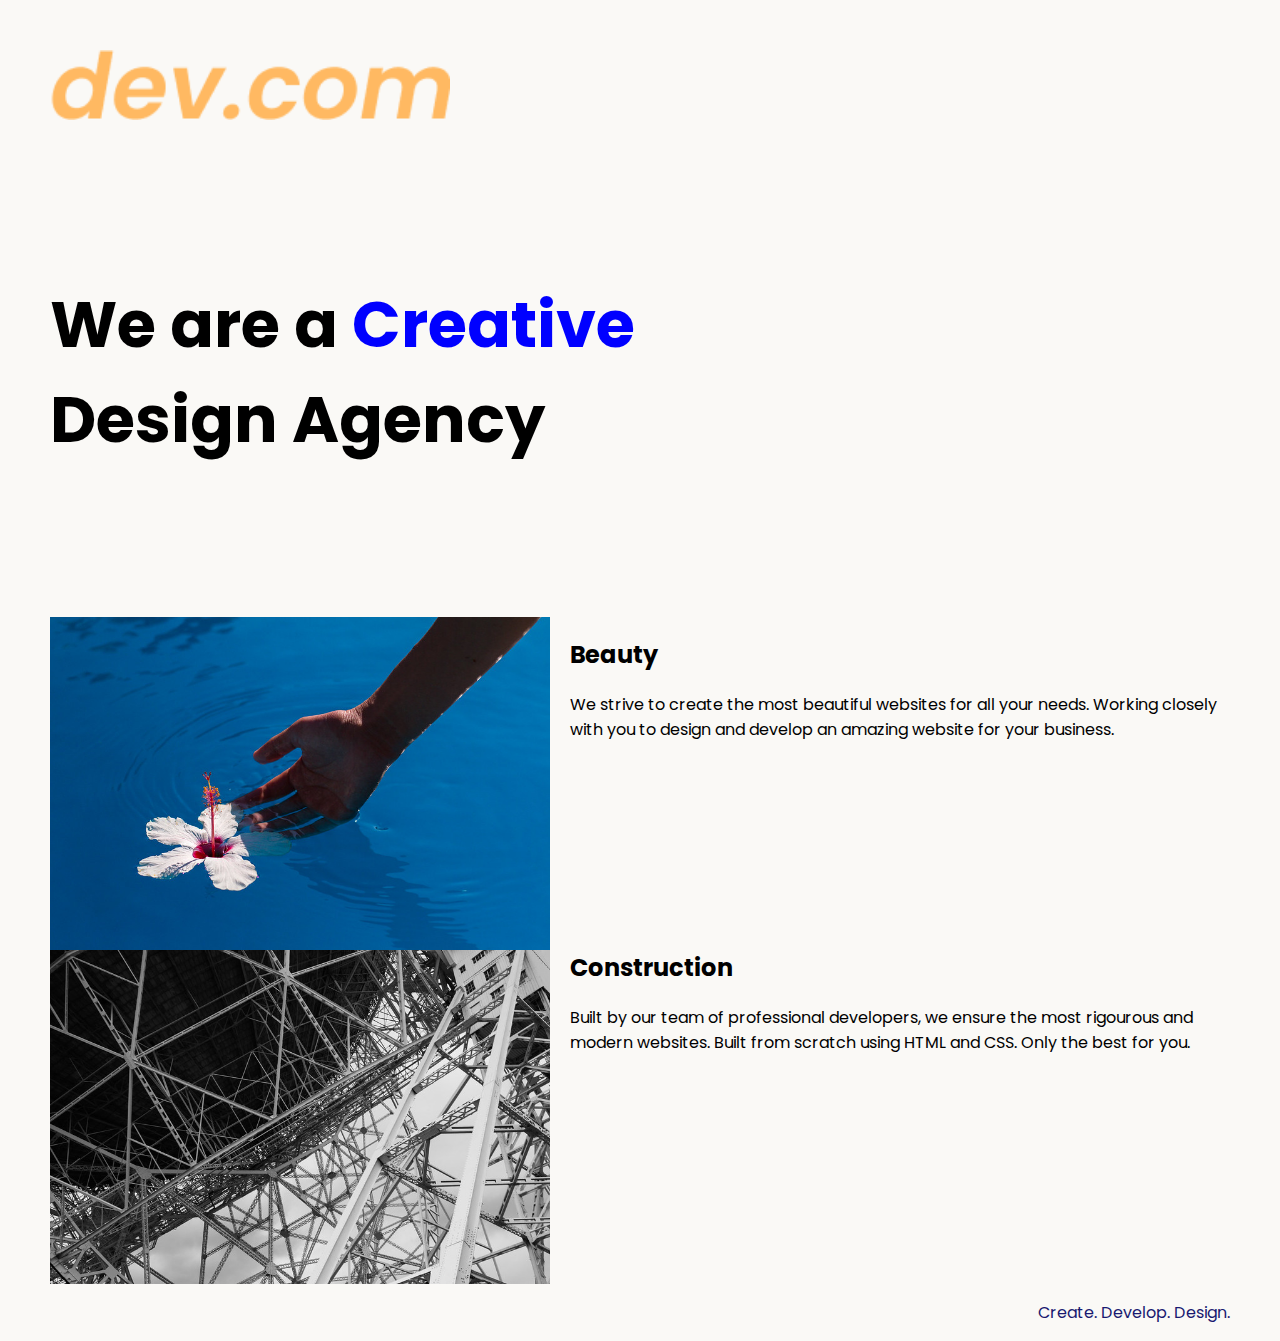
<file: 8.4+Web+Design+Agency+Project/8.4 Web Design Agency Project/index.html>
<!DOCTYPE html>
<html lang="en">
  <head>
    <meta charset="UTF-8" />
    <meta name="viewport" content="width=device-width, initial-scale=1.0" />
    <title>Agency</title>
    <link rel="stylesheet" href="./style.css" />
    <link rel="preconnect" href="https://fonts.googleapis.com" />
    <link rel="preconnect" href="https://fonts.gstatic.com" crossorigin />
    <link
      href="https://fonts.googleapis.com/css2?family=Poppins:wght@400;700&display=swap"
      rel="stylesheet"
    />
  </head>

  <body>
    <div class="main">
      <img class="logo" src="./assets/images/logo.png" alt="logo" />
      <h1>We are a <span>Creative</span> <br />Design Agency</h1>
      <div class="left card">
        <img
          class="tile-image"
          src="./assets/images/beautiful.jpg"
          alt="hand and flower in water"
        />
        <h2 class="card-title">Beauty</h2>
        <p class="card-text">
          We strive to create the most beautiful websites for all your needs.
          Working closely with you to design and develop an amazing website for
          your business.
        </p>
      </div>

      <div class="right card">
        <img
          class="tile-image"
          src="./assets/images/construction.jpg"
          alt="metal structure"
        />
        <h2 class="card-title">Construction</h2>
        <p>
          Built by our team of professional developers, we ensure the most
          rigourous and modern websites. Built from scratch using HTML and CSS.
          Only the best for you.
        </p>
      </div>
    </div>
    <footer>
      <p>Create. Develop. Design.</p>
    </footer>
  </body>
</html>
</file>
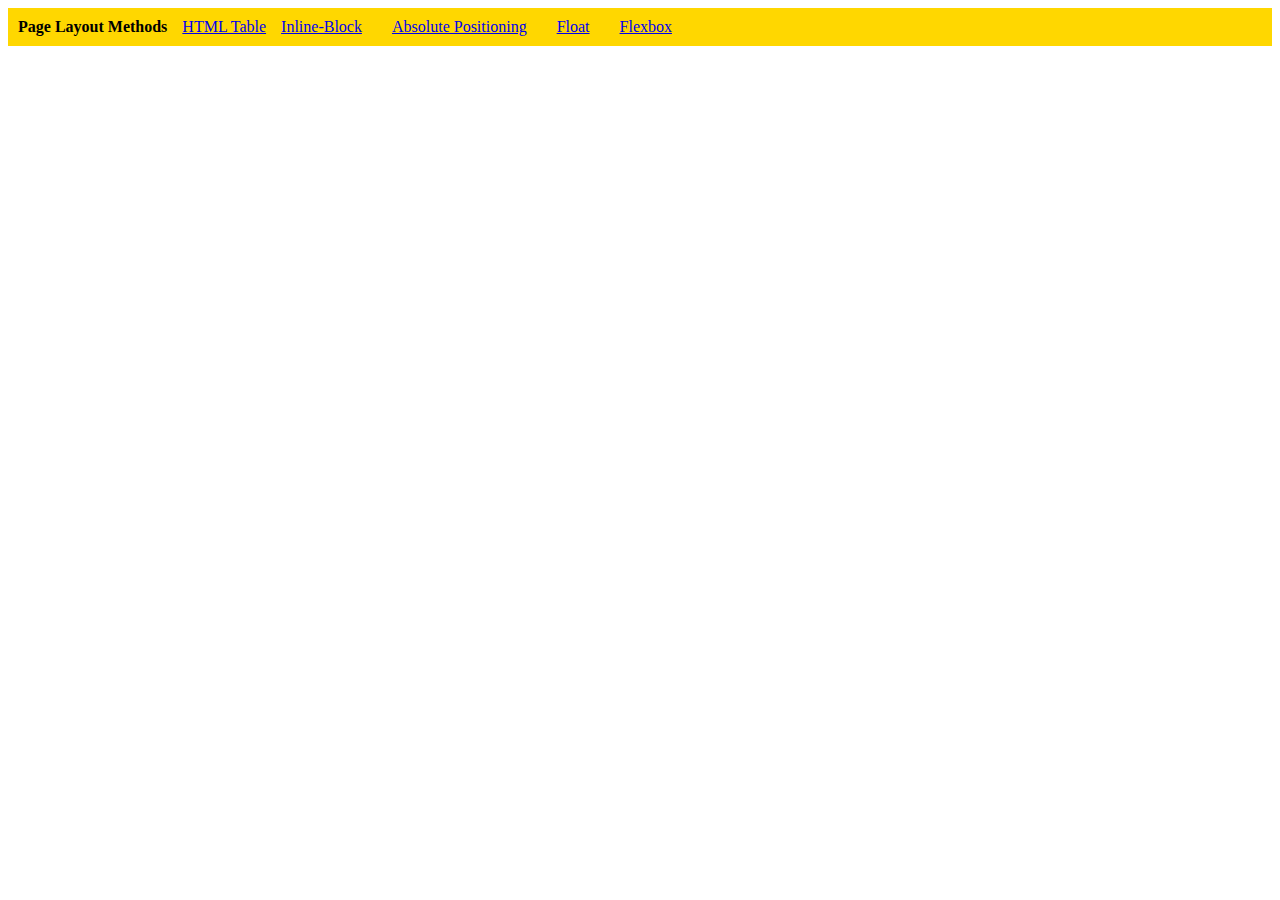
<file: 9.0+Display+Flex/9.0 Display Flex/index.html>
<!DOCTYPE html>
<html lang="en">

<head>
  <meta charset="UTF-8">
  <meta name="viewport" content="width=device-width, initial-scale=1.0">
  <title>Column Layout Methods</title>
  <style>
    p {
      padding: 0;
      margin: 0;
      font-weight: 700;
    }

    li {
      list-style: none;
    }

    .container {
      padding: 10px;
      background-color: gold;
      display: flex;
      gap: 15px;
      
    }

  </style>
</head>

<body>
  <div class="container">
    <p>Page Layout Methods</p>

    <li><a href="./html-table.html">HTML Table</a></li>
    <li><a href="./inline-block.html">Inline-Block</li>
    <li><a href="./absolute-position.html">Absolute Positioning</li>
    <li><a href="./float.html">Float</li>
    <li><a href="./flex.html">Flexbox</li>

  </div>
</body>

</html>
</file>
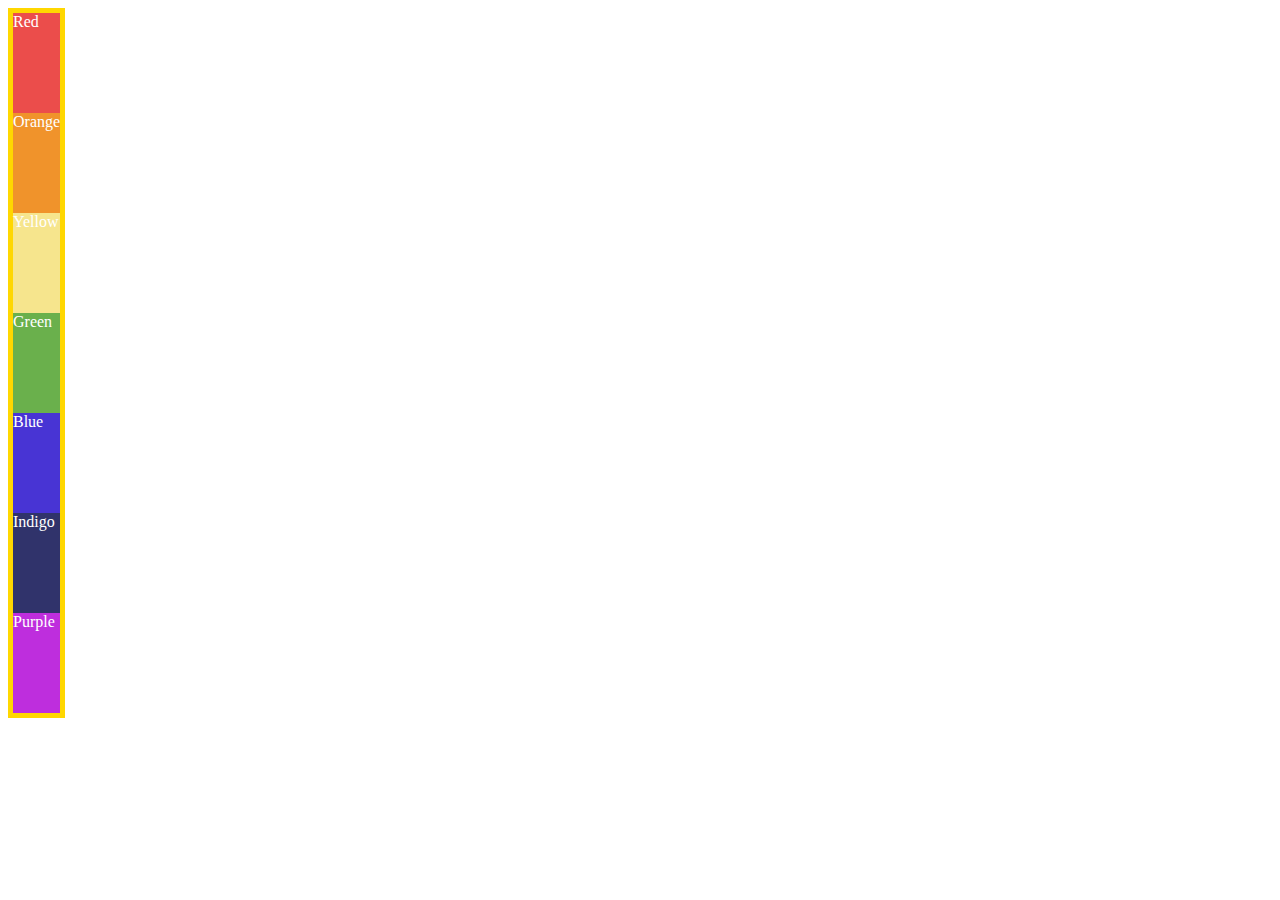
<file: 9.1+Flex+Direction/9.1 Flex Direction/index.html>
<!DOCTYPE html>
<html lang="en">
  <head>
    <meta charset="UTF-8" />
    <meta name="viewport" content="width=device-width, initial-scale=1.0" />
    <title>Flex Direction</title>
    <!-- HINT:
  https://developer.mozilla.org/en-US/docs/Web/CSS/Universal_selectors
  https://developer.mozilla.org/en-US/docs/Learn/CSS/Building_blocks/Selectors/Combinators 
  -->
    <style>
      .container {
        color: white;
        border: 5px solid gold;
        display: inline-flex;
        flex-direction: column;
      }

      div > div {
        flex-basis: 100px;
      }

      /*
Select all the elements that are the direct
children of the .container class.
    */

      .red {
        background-color: #eb4d4b;
      }
      .orange {
        background-color: #f0932b;
      }
      .yellow {
        background-color: #f6e58d;
      }
      .green {
        background-color: #6ab04c;
      }
      .blue {
        background-color: #4834d4;
      }
      .indigo {
        background-color: #30336b;
      }
      .purple {
        background-color: #be2edd;
      }
    </style>
  </head>

  <body>
    <div class="container">
      <div class="red">Red</div>
      <div class="orange">Orange</div>
      <div class="yellow">Yellow</div>
      <div class="green">Green</div>
      <div class="blue">Blue</div>
      <div class="indigo">Indigo</div>
      <div class="purple">Purple</div>
    </div>
  </body>
</html>
</file>
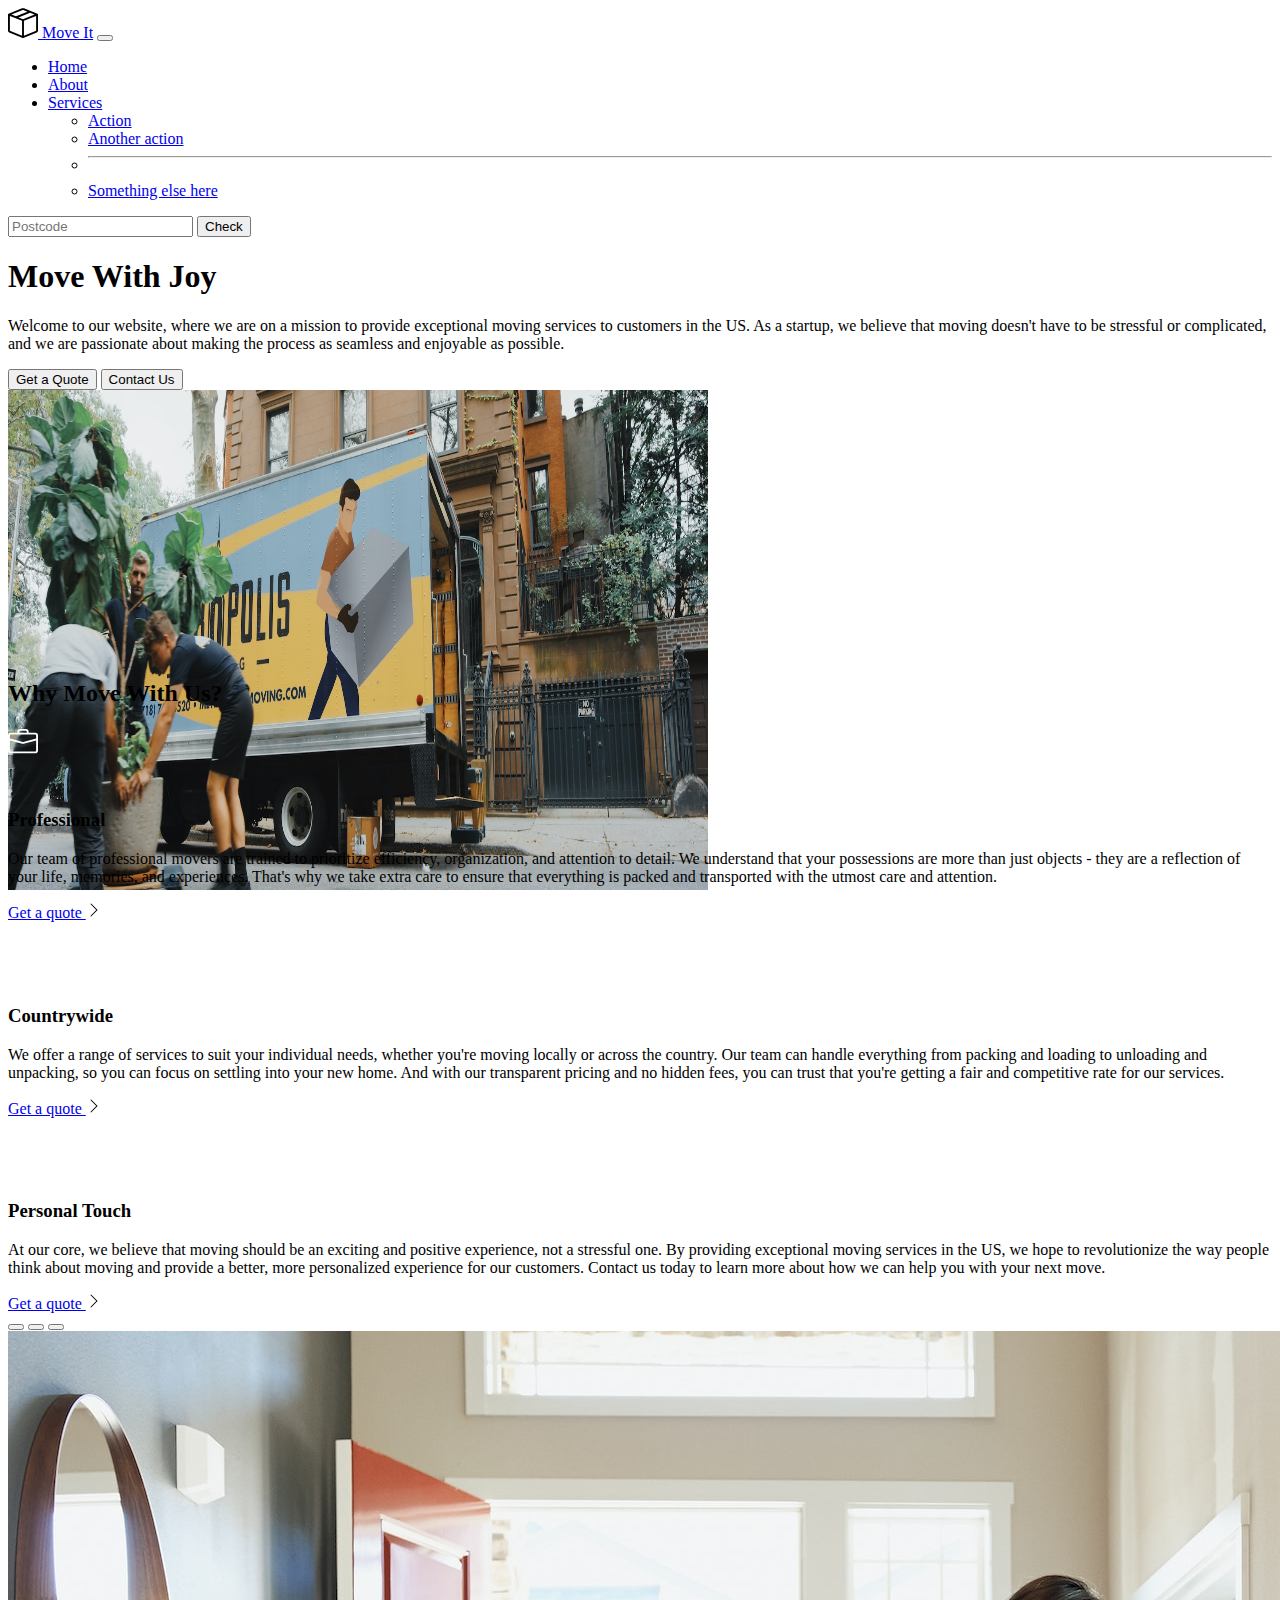
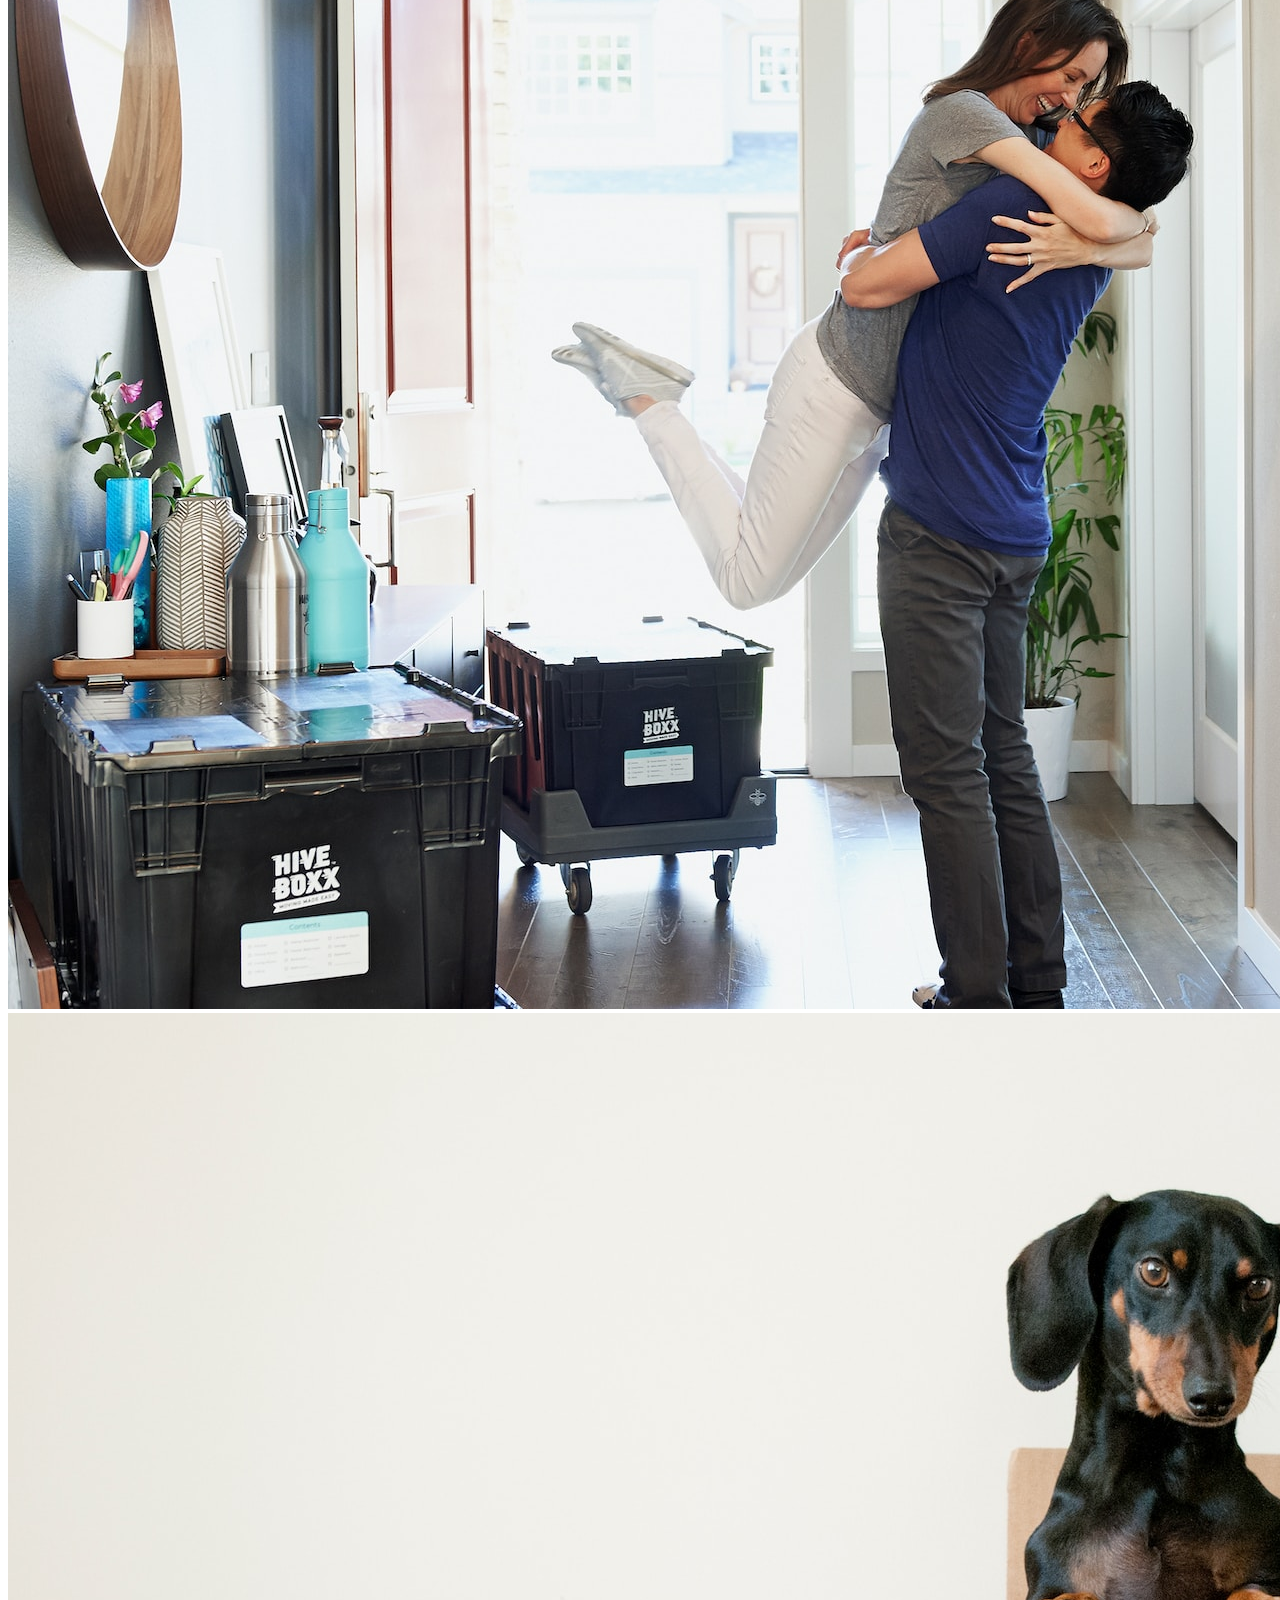
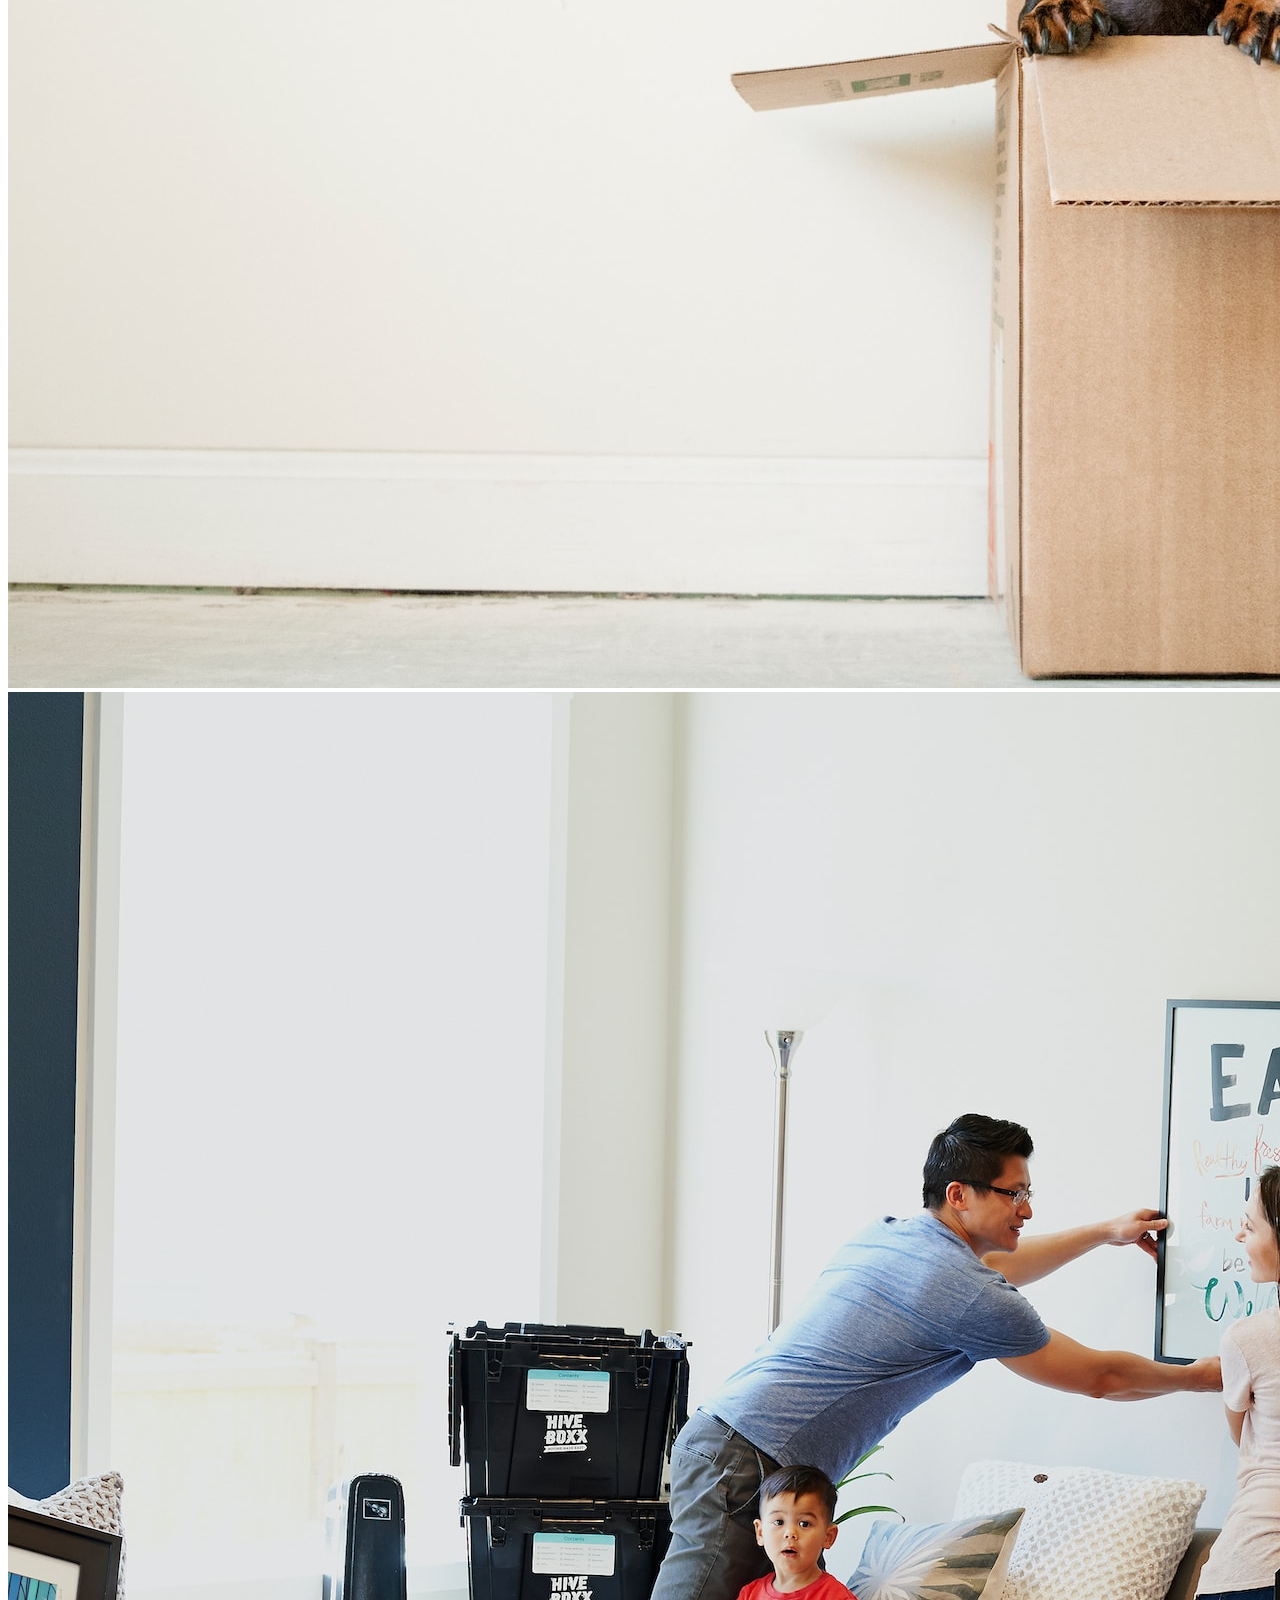
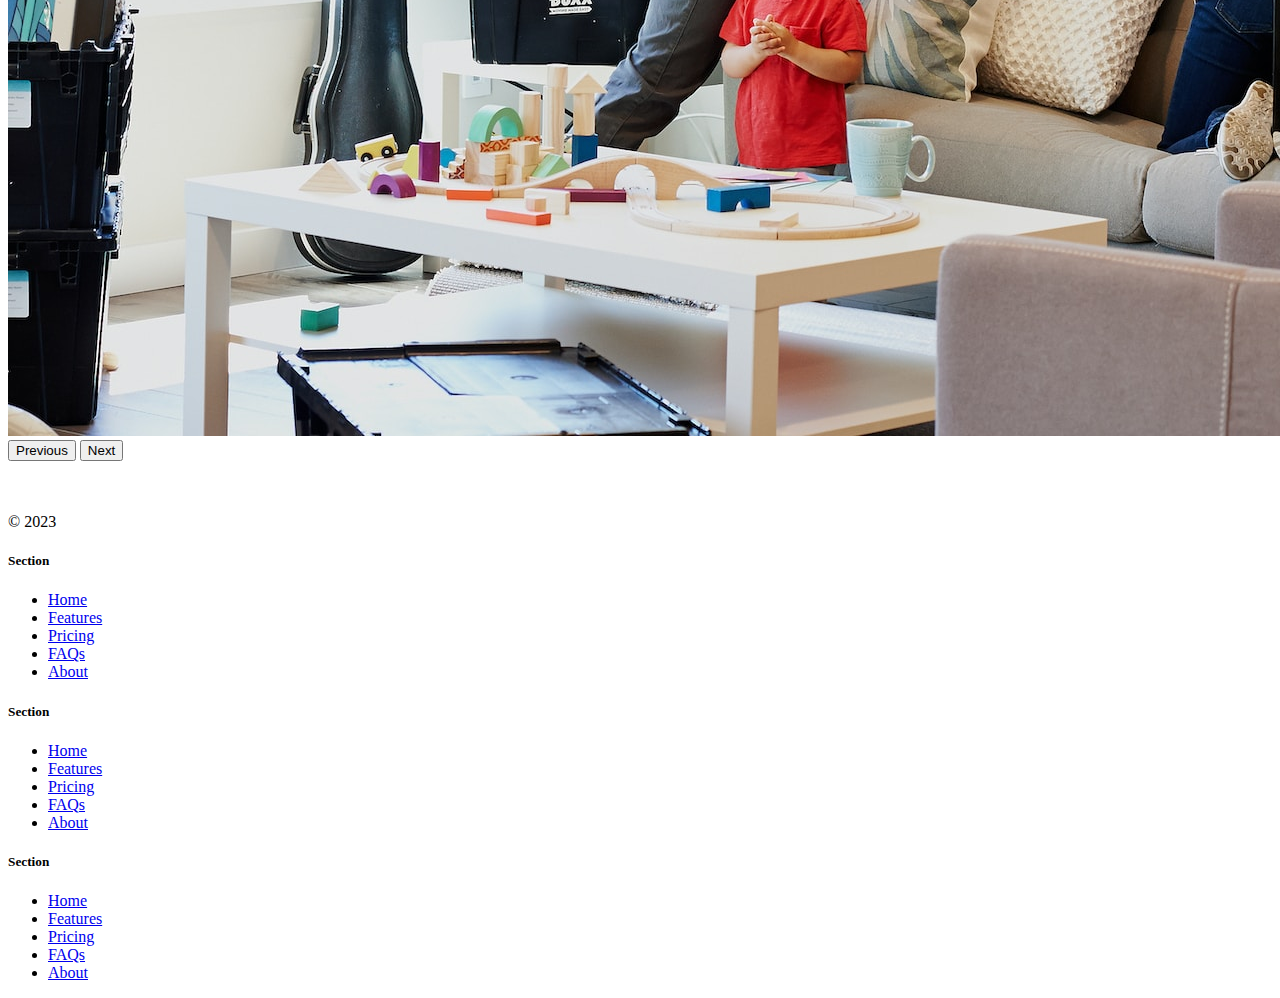
<file: 11.2+Bootstrap+Components/11.2 Bootstrap Components/solution.html>
<!DOCTYPE html>
<html lang="en">

<head>
  <meta charset="UTF-8">
  <meta name="viewport" content="width=device-width, initial-scale=1.0">
  <title>Bootstrap Components</title>
  <link href="https://cdn.jsdelivr.net/npm/bootstrap@5.3.0-alpha2/dist/css/bootstrap.min.css" rel="stylesheet"
    integrity="sha384-aFq/bzH65dt+w6FI2ooMVUpc+21e0SRygnTpmBvdBgSdnuTN7QbdgL+OapgHtvPp" crossorigin="anonymous">
  <style>
    .feature-icon {
      width: 4rem;
      height: 4rem;
      border-radius: 0.75rem;
    }
  </style>
</head>

<body>

  <nav class="navbar navbar-expand-lg bg-body-tertiary">
    <div class="container-fluid">
      <a class="navbar-brand" href="#"><img src="./box-seam.svg" alt="moveit brand icon" height="30"> Move It</a>
      <button class="navbar-toggler" type="button" data-bs-toggle="collapse" data-bs-target="#navbarSupportedContent"
        aria-controls="navbarSupportedContent" aria-expanded="false" aria-label="Toggle navigation">
        <span class="navbar-toggler-icon"></span>
      </button>
      <div class="collapse navbar-collapse" id="navbarSupportedContent">
        <ul class="navbar-nav me-auto mb-2 mb-lg-0">
          <li class="nav-item">
            <a class="nav-link active" aria-current="page" href="#">Home</a>
          </li>
          <li class="nav-item">
            <a class="nav-link" href="#">About</a>
          </li>
          <li class="nav-item dropdown">
            <a class="nav-link dropdown-toggle" href="#" role="button" data-bs-toggle="dropdown" aria-expanded="false">
              Services
            </a>
            <ul class="dropdown-menu">
              <li><a class="dropdown-item" href="#">Action</a></li>
              <li><a class="dropdown-item" href="#">Another action</a></li>
              <li>
                <hr class="dropdown-divider">
              </li>
              <li><a class="dropdown-item" href="#">Something else here</a></li>
            </ul>
          </li>
        </ul>
        <form class="d-flex" role="search">
          <input class="form-control me-2" type="search" placeholder="Postcode" aria-label="Search">
          <button class="btn btn-outline-success" type="submit">Check</button>
        </form>
      </div>
    </div>
  </nav>


  <div class="px-4 pt-5 my-5 text-center border-bottom">
    <h1 class="display-4 fw-bold text-body-emphasis">Move With Joy</h1>
    <div class="col-lg-6 mx-auto">
      <p class="lead mb-4">Welcome to our website, where we are on a mission to provide exceptional moving services to
        customers in the US. As a
        startup, we believe that moving doesn't have to be stressful or complicated, and we are passionate about making
        the
        process as seamless and enjoyable as possible.
      </p>
      <div class="d-grid gap-2 d-sm-flex justify-content-sm-center mb-5">
        <button type="button" class="btn btn-primary btn-lg px-4 me-sm-3">Get a Quote</button>
        <button type="button" class="btn btn-outline-secondary btn-lg px-4">Contact Us</button>
      </div>
    </div>
    <div class="overflow-hidden" style="max-height: 30vh;">
      <div class="container px-5">
        <img src="./moving-van.jpg" class="img-fluid border rounded-3 shadow-lg mb-4" alt="Example image" width="700"
          height="500" loading="lazy">
      </div>
    </div>
  </div>

  <div class="container px-4 py-5" id="featured-3">
    <h2 class="pb-2 border-bottom">Why Move With Us?</h2>
    <div class="row g-4 py-5 row-cols-1 row-cols-lg-3">
      <div class="feature col">
        <div
          class="feature-icon d-inline-flex align-items-center justify-content-center text-bg-primary bg-gradient fs-2 mb-3">
          <img src="./briefcase.svg" alt="briefcase" height="30">
        </div>
        <h3 class="fs-2">Professional</h3>
        <p>Our team of professional movers are trained to prioritize efficiency, organization, and attention to detail.
          We
          understand that your possessions are more than just objects - they are a reflection of your life, memories,
          and
          experiences. That's why we take extra care to ensure that everything is packed and transported with the utmost
          care and
          attention.</p>
        <a href="#" class="icon-link">
          Get a quote
          <img src="./chevron-right.svg" alt="chevron-right">
        </a>
      </div>
      <div class="feature col">
        <div
          class="feature-icon d-inline-flex align-items-center justify-content-center text-bg-primary bg-gradient fs-2 mb-3">
          <img src="./bus-front.svg" alt="bus-front" height="30">
        </div>
        <h3 class="fs-2">Countrywide</h3>
        <p>We offer a range of services to suit your individual needs, whether you're moving locally or across the
          country. Our
          team can handle everything from packing and loading to unloading and unpacking, so you can focus on settling
          into your
          new home. And with our transparent pricing and no hidden fees, you can trust that you're getting a fair and
          competitive
          rate for our services.</p>
        <a href="#" class="icon-link">
          Get a quote
          <img src="./chevron-right.svg" alt="chevron-right">
        </a>
      </div>
      <div class="feature col">
        <div
          class="feature-icon d-inline-flex align-items-center justify-content-center text-bg-primary bg-gradient fs-2 mb-3">
          <img src="./chat-square-heart.svg" alt="chat-square-heart" height="30">
        </div>
        <h3 class="fs-2">Personal Touch</h3>
        <p>At our core, we believe that moving should be an exciting and positive experience, not a stressful one. By
          providing
          exceptional moving services in the US, we hope to revolutionize the way people think about moving and provide
          a better,
          more personalized experience for our customers. Contact us today to learn more about how we can help you with
          your next
          move.</p>
        <a href="#" class="icon-link">
          Get a quote
          <img src="./chevron-right.svg" alt="chevron-right">
        </a>
      </div>
    </div>
  </div>
  <div class="container">
    <div id="carouselExampleIndicators" class="carousel slide">
      <div class="carousel-indicators">
        <button type="button" data-bs-target="#carouselExampleIndicators" data-bs-slide-to="0" class="active"
          aria-current="true" aria-label="Slide 1"></button>
        <button type="button" data-bs-target="#carouselExampleIndicators" data-bs-slide-to="1"
          aria-label="Slide 2"></button>
        <button type="button" data-bs-target="#carouselExampleIndicators" data-bs-slide-to="2"
          aria-label="Slide 3"></button>
      </div>
      <div class="carousel-inner">
        <div class="carousel-item active">
          <img src="./couple.jpg" class="d-block w-100" alt="couple">
        </div>
        <div class="carousel-item">
          <img src="./dog.jpg" class="d-block w-100" alt="dog">
        </div>
        <div class="carousel-item">
          <img src="./family.jpg" class="d-block w-100" alt="family">
        </div>
      </div>
      <button class="carousel-control-prev" type="button" data-bs-target="#carouselExampleIndicators"
        data-bs-slide="prev">
        <span class="carousel-control-prev-icon" aria-hidden="true"></span>
        <span class="visually-hidden">Previous</span>
      </button>
      <button class="carousel-control-next" type="button" data-bs-target="#carouselExampleIndicators"
        data-bs-slide="next">
        <span class="carousel-control-next-icon" aria-hidden="true"></span>
        <span class="visually-hidden">Next</span>
      </button>
    </div>
  </div>

  <div class="container">
    <footer class="row row-cols-1 row-cols-sm-2 row-cols-md-5 py-5 my-5 border-top">
      <div class="col mb-3">
        <a href="/" class="d-flex align-items-center mb-3 link-body-emphasis text-decoration-none">
          <svg class="bi me-2" width="40" height="32">
            <use xlink:href="#bootstrap"></use>
          </svg>
        </a>
        <p class="text-body-secondary">© 2023</p>
      </div>

      <div class="col mb-3">

      </div>

      <div class="col mb-3">
        <h5>Section</h5>
        <ul class="nav flex-column">
          <li class="nav-item mb-2"><a href="#" class="nav-link p-0 text-body-secondary">Home</a></li>
          <li class="nav-item mb-2"><a href="#" class="nav-link p-0 text-body-secondary">Features</a></li>
          <li class="nav-item mb-2"><a href="#" class="nav-link p-0 text-body-secondary">Pricing</a></li>
          <li class="nav-item mb-2"><a href="#" class="nav-link p-0 text-body-secondary">FAQs</a></li>
          <li class="nav-item mb-2"><a href="#" class="nav-link p-0 text-body-secondary">About</a></li>
        </ul>
      </div>

      <div class="col mb-3">
        <h5>Section</h5>
        <ul class="nav flex-column">
          <li class="nav-item mb-2"><a href="#" class="nav-link p-0 text-body-secondary">Home</a></li>
          <li class="nav-item mb-2"><a href="#" class="nav-link p-0 text-body-secondary">Features</a></li>
          <li class="nav-item mb-2"><a href="#" class="nav-link p-0 text-body-secondary">Pricing</a></li>
          <li class="nav-item mb-2"><a href="#" class="nav-link p-0 text-body-secondary">FAQs</a></li>
          <li class="nav-item mb-2"><a href="#" class="nav-link p-0 text-body-secondary">About</a></li>
        </ul>
      </div>

      <div class="col mb-3">
        <h5>Section</h5>
        <ul class="nav flex-column">
          <li class="nav-item mb-2"><a href="#" class="nav-link p-0 text-body-secondary">Home</a></li>
          <li class="nav-item mb-2"><a href="#" class="nav-link p-0 text-body-secondary">Features</a></li>
          <li class="nav-item mb-2"><a href="#" class="nav-link p-0 text-body-secondary">Pricing</a></li>
          <li class="nav-item mb-2"><a href="#" class="nav-link p-0 text-body-secondary">FAQs</a></li>
          <li class="nav-item mb-2"><a href="#" class="nav-link p-0 text-body-secondary">About</a></li>
        </ul>
      </div>
    </footer>
  </div>
  <script src="https://cdn.jsdelivr.net/npm/bootstrap@5.3.0-alpha3/dist/js/bootstrap.bundle.min.js"
    integrity="sha384-ENjdO4Dr2bkBIFxQpeoTz1HIcje39Wm4jDKdf19U8gI4ddQ3GYNS7NTKfAdVQSZe"
    crossorigin="anonymous"></script>
</body>

</html>
</file>
<file: 5.4+Color+Vocab+Project/style.css>
#red {
  color: red;
}

#blue {
  color: blue;
}

#orange {
  color: orange;
}

#green {
  color: green;
}

#yellow {
  color: yellow;
}

.color-title {
  font-weight: normal;
}

img {
  height: 200px;
  width: 200px;
}
</file>
<file: 7.0+CSS+Cascade/style.css>
/* Don't change the existing CSS. */

.box {
  background-color: blue;
  padding: 10px;
}

#outer-box {
  border: 10px solid purple;
}

p {
  color: yellow;
  margin: 0;
  padding: 0;
}

.white-text {
  color: white;
}

.inner-box {
  background-color: red;
}
</file>
<file: 11.3+TinDog+Project/11.3 TinDog Project/css/style.css>
.gradient-background {
  background: linear-gradient(300deg, #00bfff, #ff4c68, #ef8172);
  background-size: 180% 180%;
  animation: gradient-animation 18s ease infinite;
}

@keyframes gradient-animation {
  0% {
    background-position: 0% 50%;
  }
  50% {
    background-position: 100% 50%;
  }
  100% {
    background-position: 0% 50%;
  }
}

.icon-square {
  width: 3rem;
  height: 3rem;
  border-radius: 0.75rem;
}

.profile-img {
  height: 100px;
  border-radius: 50%;
}

#testimonial h2 {
  text-align: center;
  color: black;
}

.dog-container img {
  margin-bottom: 2px;
  border-radius: 50%;
}

.dog-container p {
  margin-bottom: 2px;
  font-size: x-large;
}

.dog-container {
  display: grid;
  place-items: center;
  padding-top: 35px;
}

#testimonial .container {
  margin-top: 35px;
  margin-left: 400px;
  margin-bottom: 100px;
}
</file>
<file: 5.3+CSS+Selectors/5.3 CSS Selectors/style.css>
ol {
  margin-left: -40px;
  margin-top: -20px;
  list-style-position: inside;
}

/* Write your CSS below, don't change the rules above. */

p {
  color: red;
}

.note {
  font-size: 20px;
}

#id-selector-demo {
  color: green;
}

li[value="4"] {
  color: blue;
}

* {
  text-align: center;
}
</file>
<file: 6.4+Motivation+Meme+Project/6.4 Motivation Meme Project/style.css>
body {
  background-color: black;
  color: white;
}

h1 {
  font-family: "Libre Baskerville", serif;
  font-size: 3rem;
  text-transform: uppercase;
}

img {
  border: 5px solid white;
  width: 100%;
}

div {
  width: 50%;
  margin-left: 25%;
  margin-top: 100px;
  text-align: center;
}
</file>
<file: 7.1+Combining+Selectors/7.1 Combining Selectors/style.css>
/* Write your code here: */
h1,
h2 {
  color: blueviolet;
}

div > p {
  color: firebrick;
}
div li {
  color: blue;
}

li.done {
  color: seagreen;
}

ul p.done {
  font-size: 0.5rem;
}
</file>
<file: 8.4+Web+Design+Agency+Project/8.4 Web Design Agency Project/style.css>
body {
  font-family: "Poppins", sans-serif;
  margin: 50px 50px 0 50px;
  background-color: #faf9f6;
  display: flex;
  flex-direction: column;
  min-height: 95vh;
}
.main {
  flex: 1;
}

.logo {
  width: 400px;
}

h1 {
  margin-top: 150px;
  font-size: 4rem;
  margin-bottom: 150px;
}

footer {
  text-align: right;
  color: midnightblue;
}

span {
  color: blue;
}

.card img {
  float: left;
  margin-right: 20px;
  width: 500px;
}

.left {
  float: left;
}

@media (max-width: 600px) {
  .logo {
    width: 50px;
  }
}
</file>
